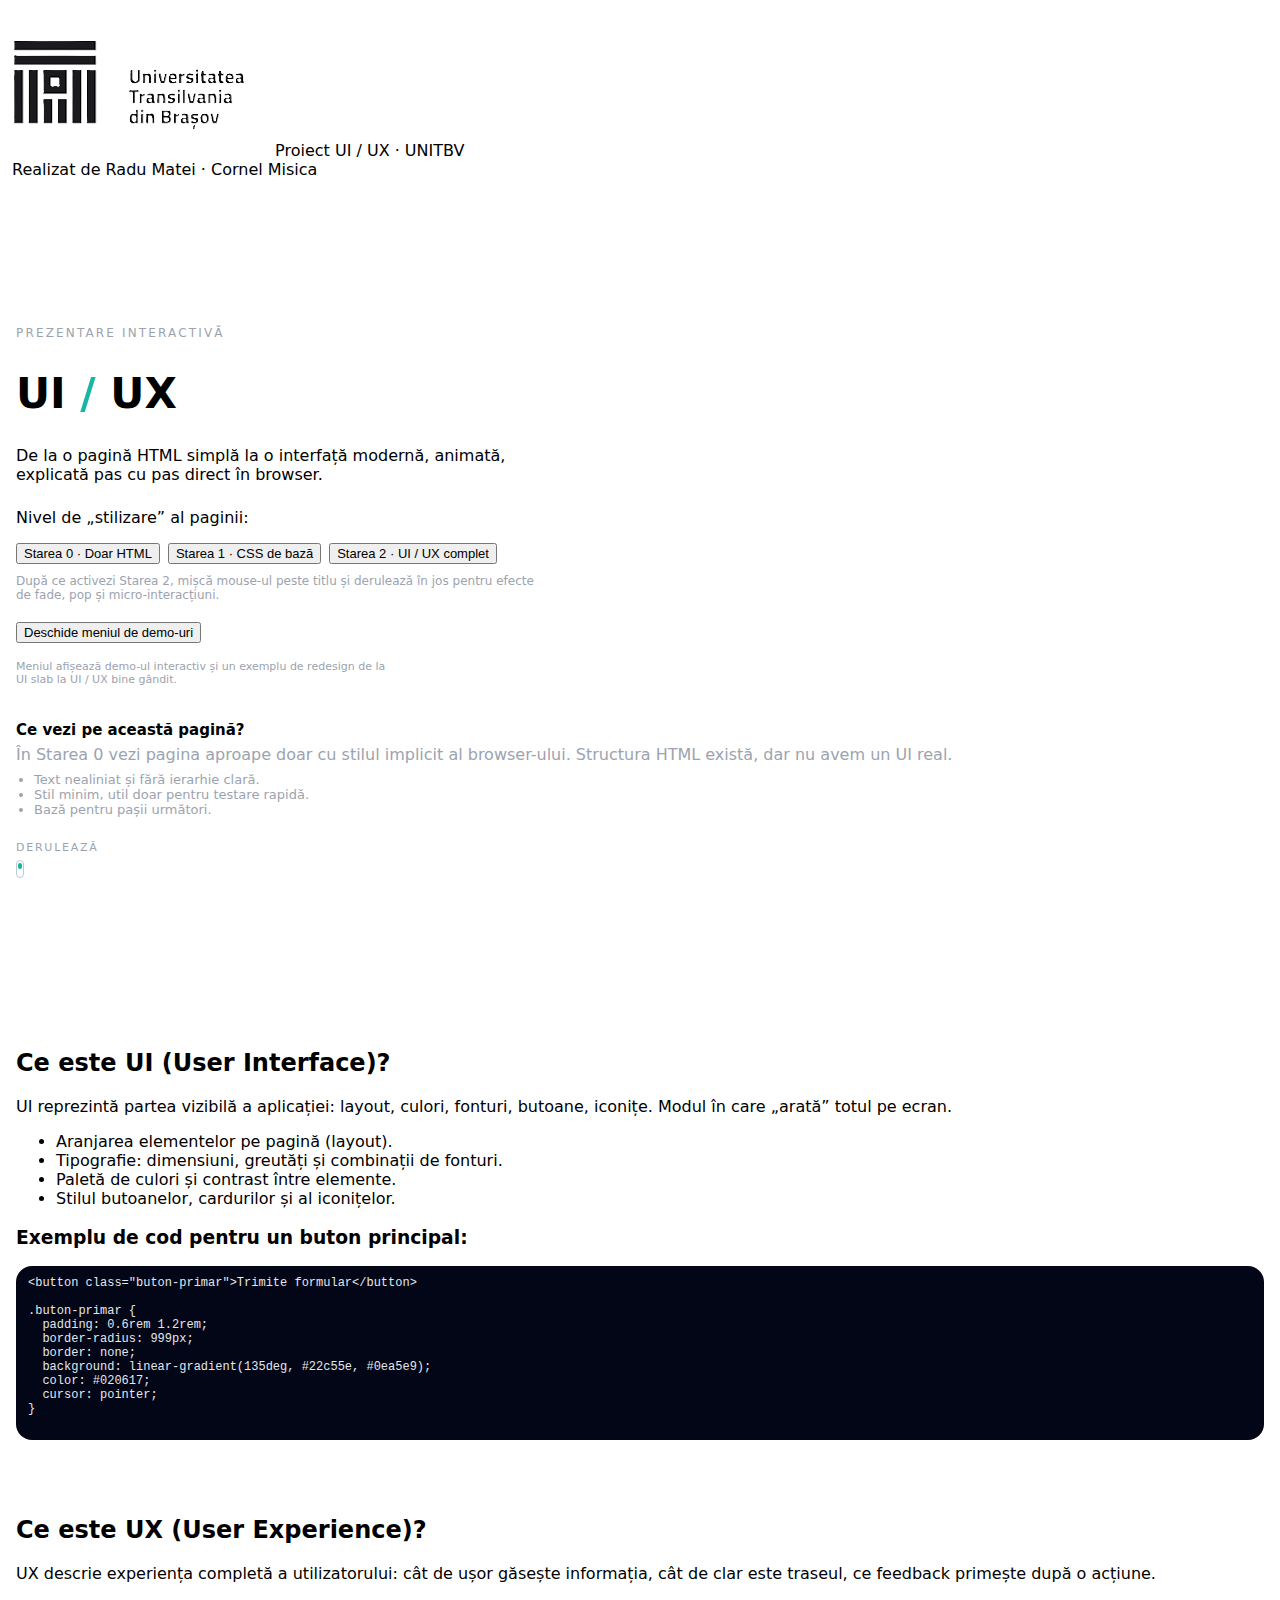
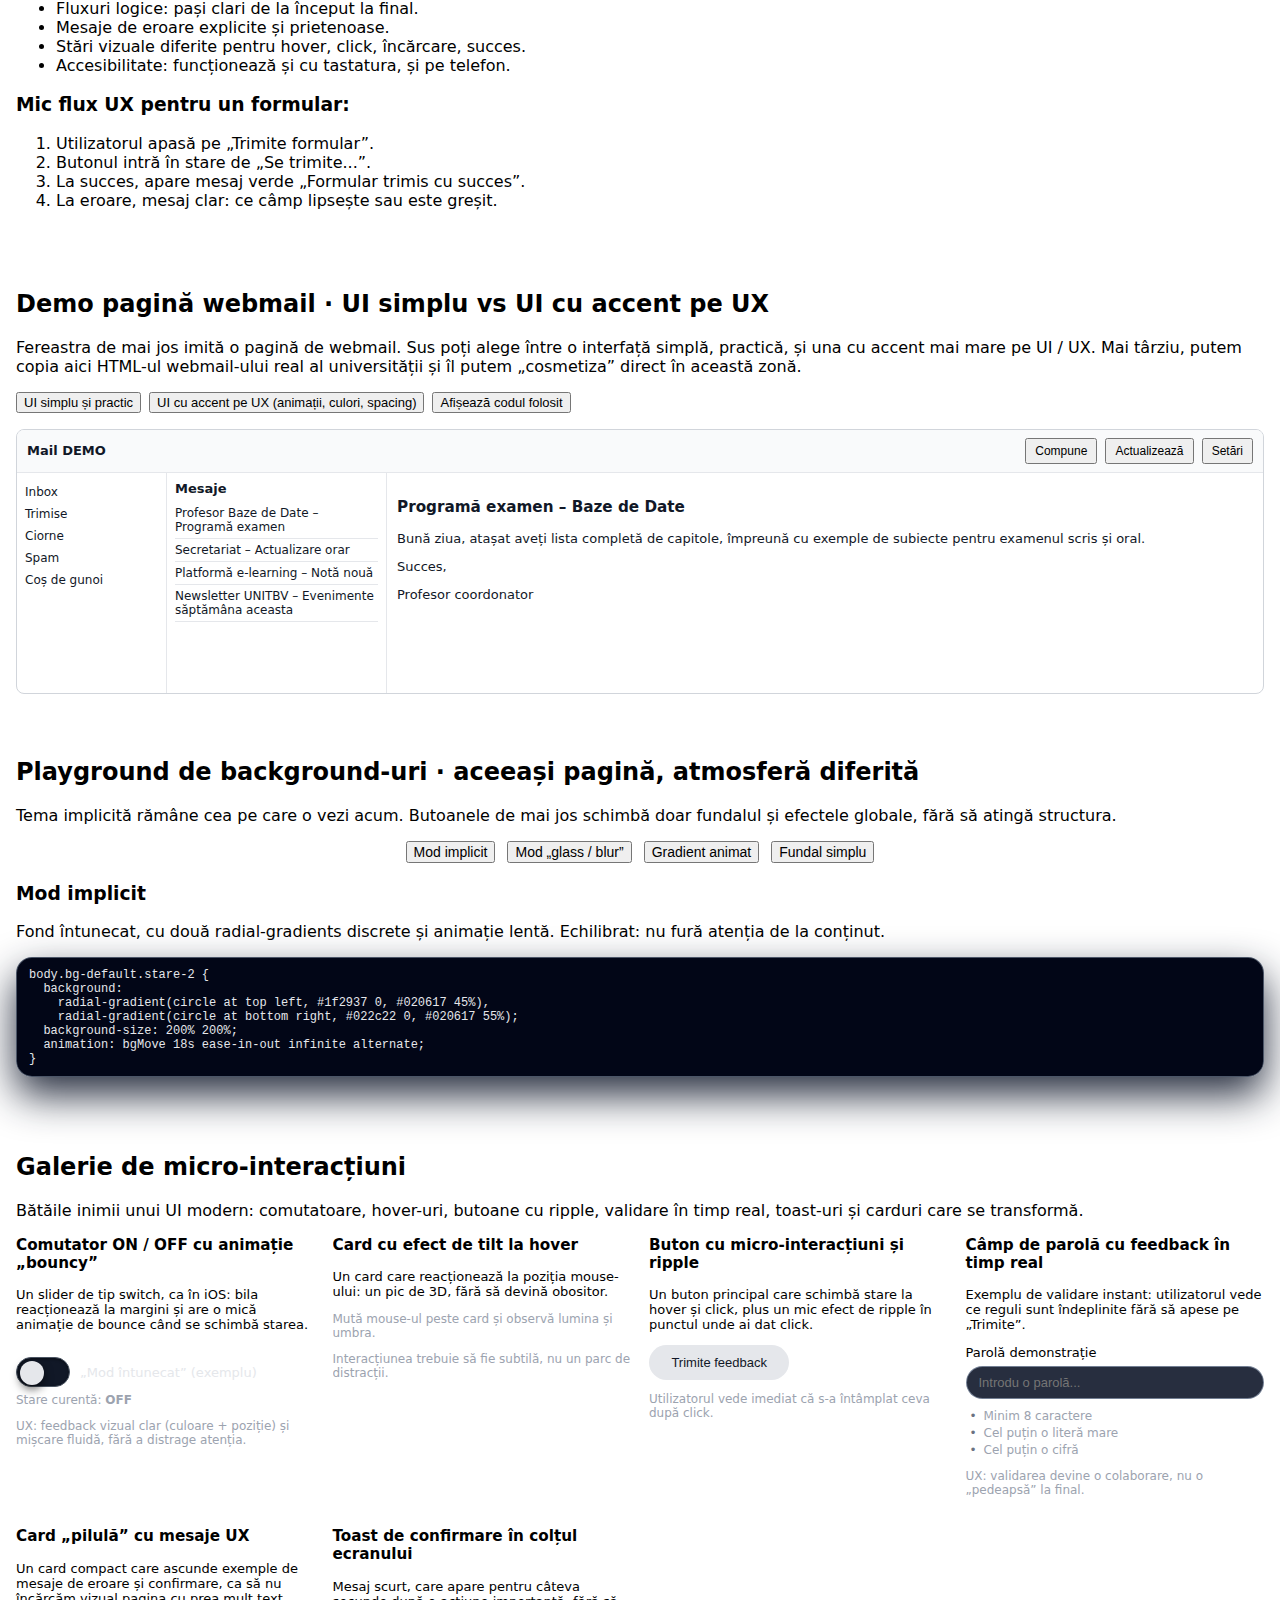
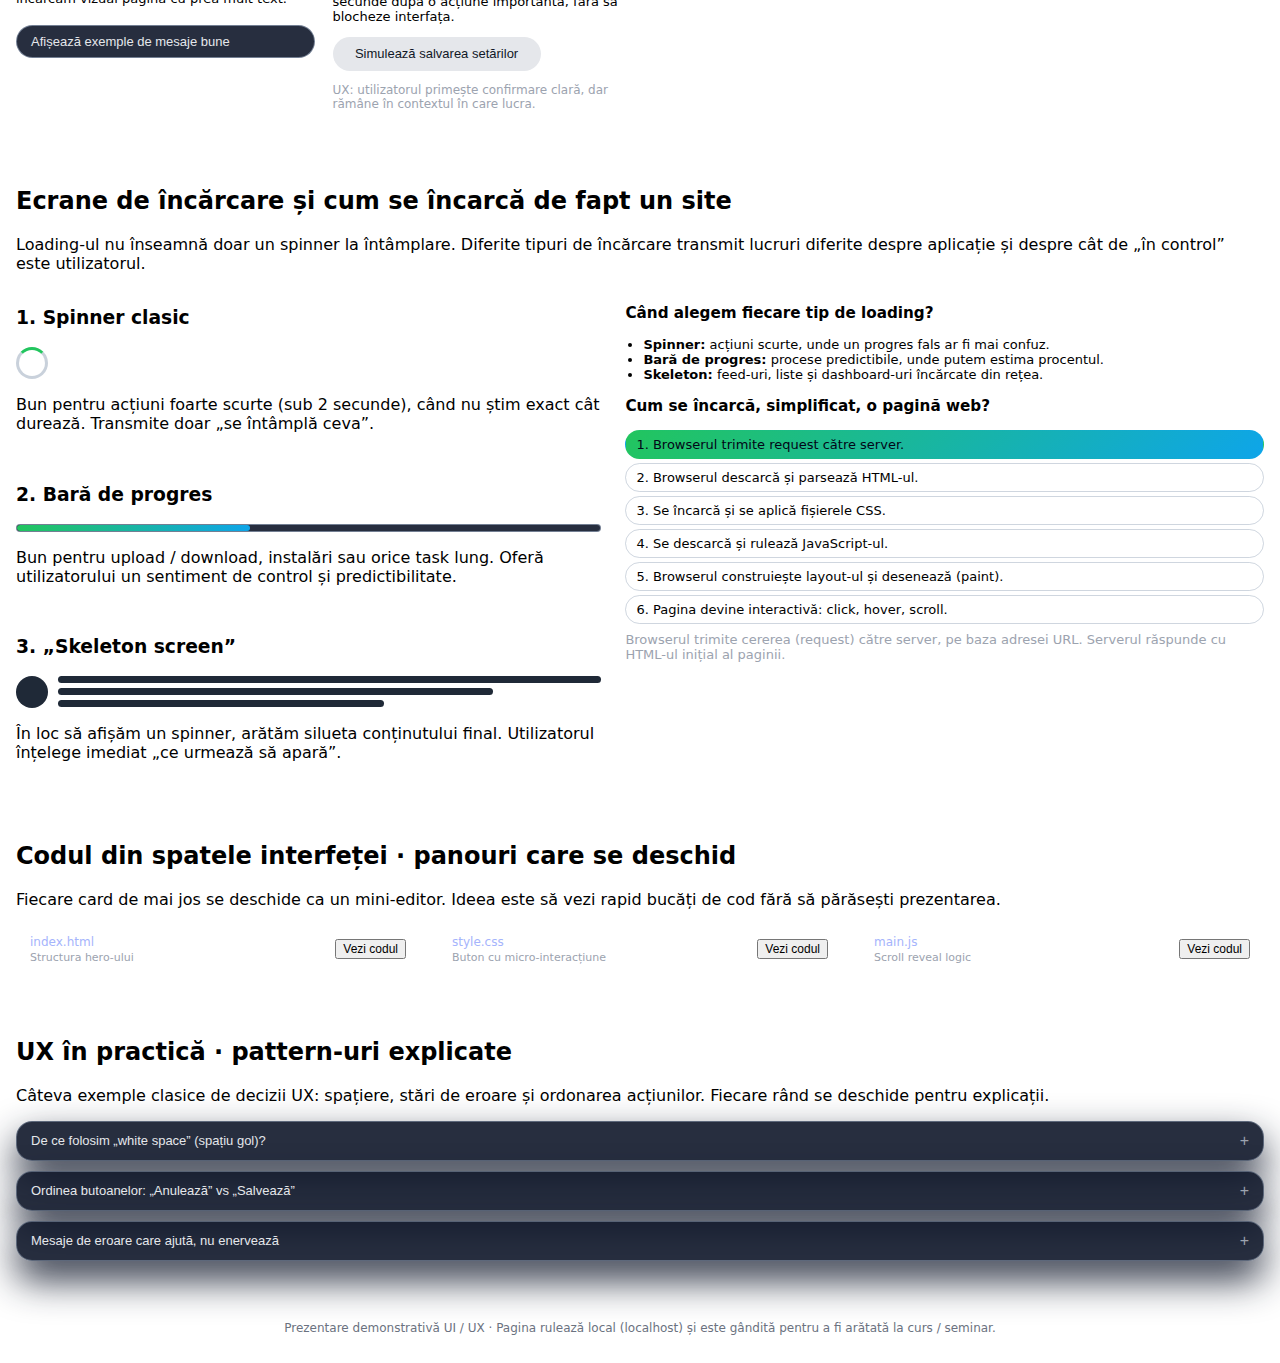
<file: index.html>
<!DOCTYPE html>
<html lang="ro">
<head>
  <meta charset="UTF-8" />
  <title>Prezentare UI / UX – UNITBV</title>
  <meta name="viewport" content="width=device-width, initial-scale=1.0" />
  <link rel="stylesheet" href="assets/css/style.css" />
</head>
<body class="stare-0 bg-default">
  <header class="site-header">
    <div class="header-left">
      <img src="assets/img/unitbv-logo.png" alt="Sigla UNITBV" class="unitbv-logo" />
      <span class="site-label">Proiect UI / UX · UNITBV</span>
    </div>
    <div class="header-right">
      <span class="authors-label">Realizat de</span>
      <span class="authors-names">Radu Matei · Cornel Misica</span>
    </div>
  </header>

  <main>
    <!-- HERO FULLSCREEN -->
    <section id="hero" class="hero">
      <div class="hero-inner">
        <p class="hero-eyebrow">Prezentare interactivă</p>
        <h1 id="hero-title" class="hero-title">
          UI<span class="hero-slash"> / </span>UX
        </h1>
        <p class="hero-subtitle">
          De la o pagină HTML simplă la o interfață modernă, animată,
          explicată pas cu pas direct în browser.
        </p>

        <div class="hero-controls">
          <p class="hero-controls-label">Nivel de „stilizare” al paginii:</p>
          <div class="hero-buttons">
            <button class="stage-btn" data-stage="0">Starea 0 · Doar HTML</button>
            <button class="stage-btn" data-stage="1">Starea 1 · CSS de bază</button>
            <button class="stage-btn" data-stage="2">Starea 2 · UI / UX complet</button>
          </div>
          <p class="hero-hint">
            După ce activezi Starea 2, mișcă mouse-ul peste titlu și derulează în jos
            pentru efecte de fade, pop și micro-interacțiuni.
          </p>

          <!-- BUTON MENIU DEMO-URI -->
          <div class="hero-lab-cta">
            <button
              type="button"
              class="hero-lab-btn"
              id="open-menu-btn"
            >
              Deschide meniul de demo-uri
            </button>
            <p class="hero-lab-hint">
              Meniul afișează demo-ul interactiv și un exemplu
              de redesign de la UI slab la UI / UX bine gândit.
            </p>
          </div>
        </div>
      </div>

      <aside id="hero-panel" class="hero-panel">
        <h2 class="panel-title">Ce vezi pe această pagină?</h2>
        <p class="panel-text" id="panel-text">
          În Starea 0 vezi doar structura HTML. În Starea 1 apar fonturile și layout-ul.
          În Starea 2 activăm tema completă, animațiile și efectele UI / UX.
        </p>
        <ul class="panel-list" id="panel-list">
          <li>Tot conținutul este în limba română.</li>
          <li>Stilul paginii se schimbă doar prin butoane.</li>
          <li>Restul prezentării este progresiv, la scroll.</li>
        </ul>
      </aside>

      <div class="scroll-indicator">
        <span>Derulează</span>
        <div class="scroll-dot"></div>
      </div>
    </section>

    <!-- SECTIUNE: CE ESTE UI -->
    <section class="section info-section reveal" id="sec-ui">
      <h2>Ce este UI (User Interface)?</h2>
      <p>
        UI reprezintă partea vizibilă a aplicației: layout, culori, fonturi,
        butoane, iconițe. Modul în care „arată” totul pe ecran.
      </p>
      <ul>
        <li>Aranjarea elementelor pe pagină (layout).</li>
        <li>Tipografie: dimensiuni, greutăți și combinații de fonturi.</li>
        <li>Paletă de culori și contrast între elemente.</li>
        <li>Stilul butoanelor, cardurilor și al iconițelor.</li>
      </ul>

      <h3>Exemplu de cod pentru un buton principal:</h3>
      <pre class="code">
&lt;button class="buton-primar"&gt;Trimite formular&lt;/button&gt;

.buton-primar {
  padding: 0.6rem 1.2rem;
  border-radius: 999px;
  border: none;
  background: linear-gradient(135deg, #22c55e, #0ea5e9);
  color: #020617;
  cursor: pointer;
}
      </pre>
    </section>

    <!-- SECTIUNE: CE ESTE UX -->
    <section class="section info-section reveal" id="sec-ux">
      <h2>Ce este UX (User Experience)?</h2>
      <p>
        UX descrie experiența completă a utilizatorului: cât de ușor găsește
        informația, cât de clar este traseul, ce feedback primește după o acțiune.
      </p>
      <ul>
        <li>Fluxuri logice: pași clari de la început la final.</li>
        <li>Mesaje de eroare explicite și prietenoase.</li>
        <li>Stări vizuale diferite pentru hover, click, încărcare, succes.</li>
        <li>Accesibilitate: funcționează și cu tastatura, și pe telefon.</li>
      </ul>

      <h3>Mic flux UX pentru un formular:</h3>
      <ol>
        <li>Utilizatorul apasă pe „Trimite formular”.</li>
        <li>Butonul intră în stare de „Se trimite...”.</li>
        <li>La succes, apare mesaj verde „Formular trimis cu succes”.</li>
        <li>La eroare, mesaj clar: ce câmp lipsește sau este greșit.</li>
      </ol>
    </section>

    <!-- SECTIUNE: DEMO WEBMAIL – UI SIMPLU vs UI CU UX -->
    <section class="section mail-demo-section reveal" id="sec-mail-demo">
      <header class="section-header">
        <h2>Demo pagină webmail · UI simplu vs UI cu accent pe UX</h2>
        <p>
          Fereastra de mai jos imită o pagină de webmail. Sus poți alege între o
          interfață simplă, practică, și una cu accent mai mare pe UI / UX.
          Mai târziu, putem copia aici HTML-ul webmail-ului real al universității
          și îl putem „cosmetiza” direct în această zonă.
        </p>
      </header>

      <div class="mail-controls">
        <button class="mail-style-btn aktiv" data-mail-style="simplu">
          UI simplu și practic
        </button>
        <button class="mail-style-btn" data-mail-style="ux">
          UI cu accent pe UX (animații, culori, spacing)
        </button>
        <button class="mail-code-toggle" id="mail-code-toggle">
          Afișează codul folosit
        </button>
      </div>

      <div id="mail-demo" class="mail-demo mail-ui-simplu">
        <div class="mail-header">
          <span class="mail-logo">Mail DEMO</span>
          <div class="mail-actions">
            <button>Compune</button>
            <button>Actualizează</button>
            <button>Setări</button>
          </div>
        </div>
        <div class="mail-body">
          <aside class="mail-sidebar">
            <ul>
              <li>Inbox</li>
              <li>Trimise</li>
              <li>Ciorne</li>
              <li>Spam</li>
              <li>Coș de gunoi</li>
            </ul>
          </aside>
          <section class="mail-list">
            <header>Mesaje</header>
            <ul>
              <li><span>Profesor Baze de Date</span> – Programă examen</li>
              <li><span>Secretariat</span> – Actualizare orar</li>
              <li><span>Platformă e-learning</span> – Notă nouă</li>
              <li><span>Newsletter UNITBV</span> – Evenimente săptămâna aceasta</li>
            </ul>
          </section>
          <section class="mail-preview">
            <h3>Programă examen – Baze de Date</h3>
            <p>
              Bună ziua, atașat aveți lista completă de capitole, împreună cu
              exemple de subiecte pentru examenul scris și oral.
            </p>
            <p>Succes,</p>
            <p>Profesor coordonator</p>
          </section>
        </div>
      </div>

      <div id="mail-code-panel" class="mail-code-panel hidden">
        <h3>Fragment CSS pentru diferența de UI</h3>
        <pre class="code code-vscode">
/* stil simplu, practic */
.mail-ui-simplu .mail-header button {
  background: #e5e7eb;
  color: #111827;
}

/* stil cu accent pe UX: gradient, umbre, animatii */
.mail-ui-ux .mail-header button {
  background: linear-gradient(135deg, #22c55e, #0ea5e9);
  color: #020617;
  border-radius: 999px;
  box-shadow: 0 10px 24px rgba(34, 197, 94, 0.55);
  transition: transform 0.14s ease-out;
}

.mail-ui-ux .mail-header button:hover {
  transform: translateY(-1px);
}
        </pre>
      </div>
    </section>

    <!-- SECTIUNE: BACKGROUND PLAYGROUND -->
    <section class="section bg-playground-section reveal" id="sec-backgrounds">
      <header class="section-header">
        <h2>Playground de background-uri · aceeași pagină, atmosferă diferită</h2>
        <p>
          Tema implicită rămâne cea pe care o vezi acum. Butoanele de mai jos
          schimbă doar fundalul și efectele globale, fără să atingă structura.
        </p>
      </header>

      <div class="bg-controls">
        <button class="bg-mode-btn aktiv" data-bg-mode="default">
          Mod implicit
        </button>
        <button class="bg-mode-btn" data-bg-mode="glass">
          Mod „glass / blur”
        </button>
        <button class="bg-mode-btn" data-bg-mode="gradient">
          Gradient animat
        </button>
        <button class="bg-mode-btn" data-bg-mode="plain">
          Fundal simplu
        </button>
      </div>

      <div class="bg-explain-card">
        <h3 id="bg-title">Mod implicit</h3>
        <p id="bg-text">
          Fundal întunecat, cu două radial-gradients discrete. Focusul rămâne
          pe conținut, animația este foarte lentă ca să nu deranjeze.
        </p>
        <pre class="code code-vscode" id="bg-code">
body.bg-default.stare-2 {
  background:
    radial-gradient(circle at top left, #1f2937 0, #020617 45%),
    radial-gradient(circle at bottom right, #022c22 0, #020617 55%);
  background-size: 200% 200%;
  animation: bgMove 18s ease-in-out infinite alternate;
}
        </pre>
      </div>
    </section>

    <!-- SECTIUNE: INTERACTIONS GALLERY -->
    <section class="section interactions-section reveal" id="sec-interactions">
      <header class="section-header">
        <h2>Galerie de micro-interacțiuni</h2>
        <p>
          Bătăile inimii unui UI modern: comutatoare, hover-uri, butoane cu ripple,
          validare în timp real, toast-uri și carduri care se transformă.
        </p>
      </header>

      <div class="interaction-grid">
        <!-- CARD 1: TOGGLE ON/OFF iOS STYLE -->
        <article class="interaction-card">
          <h3>Comutator ON / OFF cu animație „bouncy”</h3>
          <p>
            Un slider de tip switch, ca în iOS: bila reacționează la margini și
            are o mică animație de bounce când se schimbă starea.
          </p>
          <label class="toggle">
            <input type="checkbox" id="demo-toggle" />
            <span class="toggle-track">
              <span class="toggle-thumb"></span>
            </span>
            <span class="toggle-label">„Mod întunecat” (exemplu)</span>
          </label>
          <div class="toggle-status" id="toggle-status">
            Stare curentă: <strong>OFF</strong>
          </div>
          <p class="interaction-note">
            UX: feedback vizual clar (culoare + poziție) și mișcare fluidă,
            fără a distrage atenția.
          </p>
        </article>

        <!-- CARD 2: HOVER CARD -->
        <article class="interaction-card hover-tilt-card">
          <h3>Card cu efect de tilt la hover</h3>
          <p>
            Un card care reacționează la poziția mouse-ului: un pic de 3D, fără
            să devină obositor.
          </p>
          <div class="tilt-demo">
            Mută mouse-ul peste card și observă lumina și umbra.
          </div>
          <p class="interaction-note">
            Interacțiunea trebuie să fie subtilă, nu un parc de distracții.
          </p>
        </article>

        <!-- CARD 3: MICRO-BUTTONS -->
        <article class="interaction-card">
          <h3>Buton cu micro-interacțiuni și ripple</h3>
          <p>
            Un buton principal care schimbă stare la hover și click, plus un mic
            efect de ripple în punctul unde ai dat click.
          </p>
          <button class="micro-btn" id="micro-btn">
            Trimite feedback
            <span class="micro-ripple" aria-hidden="true"></span>
          </button>
          <p class="interaction-note">
            Utilizatorul vede imediat că s-a întâmplat ceva după click.
          </p>
        </article>

        <!-- CARD 4: VALIDARE LIVE PAROLĂ -->
        <article class="interaction-card form-validation-card">
          <h3>Câmp de parolă cu feedback în timp real</h3>
          <p>
            Exemplu de validare instant: utilizatorul vede ce reguli sunt
            îndeplinite fără să apese pe „Trimite”.
          </p>
          <label class="inline-label">
            <span>Parolă demonstrație</span>
            <input
              type="password"
              id="demo-password"
              placeholder="Introdu o parolă..."
              autocomplete="off"
            />
          </label>
          <ul class="password-hints" id="password-hints">
            <li data-rule="length">Minim 8 caractere</li>
            <li data-rule="uppercase">Cel puțin o literă mare</li>
            <li data-rule="digit">Cel puțin o cifră</li>
          </ul>
          <p class="interaction-note">
            UX: validarea devine o colaborare, nu o „pedeapsă” la final.
          </p>
        </article>

        <!-- CARD 5: CARD „PILULĂ” PENTRU MESAJE UX -->
        <article class="interaction-card expandable-pill-card" id="expandable-pill">
          <h3>Card „pilulă” cu mesaje UX</h3>
          <p>
            Un card compact care ascunde exemple de mesaje de eroare și confirmare,
            ca să nu încărcăm vizual pagina cu prea mult text.
          </p>
          <button class="pill-header" id="pill-toggle">
            Afișează exemple de mesaje bune
          </button>
          <div class="pill-body">
            <p>
              Un mesaj bun de eroare spune clar ce s-a întâmplat, unde este problema
              și ce poate face utilizatorul mai departe.
            </p>
            <p>
              Exemplu: „Parola este prea scurtă. Adaugă încă minimum 2 caractere și
              cel puțin o literă mare.” – concret, politicos și orientat spre soluție.
            </p>
            <p>
              La confirmare, un mesaj scurt de tipul „Setările au fost salvate” este
              suficient, eventual însoțit de un mic toast neintruziv.
            </p>
          </div>
        </article>

        <!-- CARD 6: TOAST NOTIFICATION -->
        <article class="interaction-card toast-card">
          <h3>Toast de confirmare în colțul ecranului</h3>
          <p>
            Mesaj scurt, care apare pentru câteva secunde după o acțiune
            importantă, fără să blocheze interfața.
          </p>
          <button class="micro-btn secondary" id="toast-btn">
            Simulează salvarea setărilor
          </button>
          <p class="interaction-note">
            UX: utilizatorul primește confirmare clară, dar rămâne în contextul
            în care lucra.
          </p>
        </article>
      </div>
    </section>

    <!-- TOAST REAL, FIXED -->
    <div class="ui-toast" id="ui-toast" aria-live="polite">
      <span>Setările au fost salvate. Acesta este un exemplu de toast.</span>
    </div>

    <!-- SECTIUNE: LOADING & PAGE LOAD -->
    <section class="section loading-section reveal" id="sec-loading">
      <header class="section-header">
        <h2>Ecrane de încărcare și cum se încarcă de fapt un site</h2>
        <p>
          Loading-ul nu înseamnă doar un spinner la întâmplare. Diferite tipuri
          de încărcare transmit lucruri diferite despre aplicație și despre
          cât de „în control” este utilizatorul.
        </p>
      </header>

      <div class="loading-layout">
        <div class="loading-demos">
          <article class="loading-card">
            <h3>1. Spinner clasic</h3>
            <div class="loader-spinner"></div>
            <p>
              Bun pentru acțiuni foarte scurte (sub 2 secunde), când nu știm
              exact cât durează. Transmite doar „se întâmplă ceva”.
            </p>
          </article>

          <article class="loading-card">
            <h3>2. Bară de progres</h3>
            <div class="loader-bar">
              <div class="loader-bar-inner"></div>
            </div>
            <p>
              Bun pentru upload / download, instalări sau orice task lung.
              Oferă utilizatorului un sentiment de control și predictibilitate.
            </p>
          </article>

          <article class="loading-card">
            <h3>3. „Skeleton screen”</h3>
            <div class="loader-skeleton">
              <div class="skeleton-avatar"></div>
              <div class="skeleton-lines">
                <span></span>
                <span></span>
                <span></span>
              </div>
            </div>
            <p>
              În loc să afișăm un spinner, arătăm silueta conținutului final.
              Utilizatorul înțelege imediat „ce urmează să apară”.
            </p>
          </article>
        </div>

        <div class="loading-explain">
          <h3>Când alegem fiecare tip de loading?</h3>
          <ul class="loading-usage">
            <li><strong>Spinner:</strong> acțiuni scurte, unde un progres fals ar fi mai confuz.</li>
            <li><strong>Bară de progres:</strong> procese predictibile, unde putem estima procentul.</li>
            <li><strong>Skeleton:</strong> feed-uri, liste și dashboard-uri încărcate din rețea.</li>
          </ul>

          <h3>Cum se încarcă, simplificat, o pagină web?</h3>
          <ol class="page-load-steps">
            <li data-page-step="request" class="active">1. Browserul trimite request către server.</li>
            <li data-page-step="html">2. Browserul descarcă și parsează HTML-ul.</li>
            <li data-page-step="css">3. Se încarcă și se aplică fișierele CSS.</li>
            <li data-page-step="js">4. Se descarcă și rulează JavaScript-ul.</li>
            <li data-page-step="render">5. Browserul construiește layout-ul și desenează (paint).</li>
            <li data-page-step="interactive">6. Pagina devine interactivă: click, hover, scroll.</li>
          </ol>
          <div class="page-load-detail" id="page-load-detail">
            Browserul trimite cererea (request) către server, pe baza adresei URL.
            Serverul răspunde cu HTML-ul inițial al paginii.
          </div>
        </div>
      </div>
    </section>

    <!-- SECTIUNE: CODE TILES (EXPANDABILE, TIP VS CODE) -->
    <section class="section code-tiles-section reveal" id="sec-code-tiles">
      <header class="section-header">
        <h2>Codul din spatele interfeței · panouri care se deschid</h2>
        <p>
          Fiecare card de mai jos se deschide ca un mini-editor. Ideea este să
          vezi rapid bucăți de cod fără să părăsești prezentarea.
        </p>
      </header>

      <div class="code-tile-grid">
        <!-- TILE 1: HTML STRUCTURE -->
        <article class="code-tile">
          <header class="code-tile-header">
            <div class="code-tile-meta">
              <span class="code-tile-file">index.html</span>
              <span class="code-tile-label">Structura hero-ului</span>
            </div>
            <button class="code-tile-toggle">
              Vezi codul
            </button>
          </header>
          <div class="code-tile-body">
            <pre class="code code-vscode">
&lt;section id="hero" class="hero"&gt;
  &lt;div class="hero-inner"&gt;
    &lt;h1 class="hero-title"&gt;UI / UX&lt;/h1&gt;
    &lt;p class="hero-subtitle"&gt;
      De la HTML simplu la interfață animată.
    &lt;/p&gt;
  &lt;/div&gt;
&lt;/section&gt;
            </pre>
          </div>
        </article>

        <!-- TILE 2: CSS MICRO-INTERACTION -->
        <article class="code-tile">
          <header class="code-tile-header">
            <div class="code-tile-meta">
              <span class="code-tile-file">style.css</span>
              <span class="code-tile-label">Buton cu micro-interacțiune</span>
            </div>
            <button class="code-tile-toggle">
              Vezi codul
            </button>
          </header>
          <div class="code-tile-body">
            <pre class="code code-vscode">
.micro-btn {
  position: relative;
  overflow: hidden;
  border-radius: 999px;
  background: linear-gradient(135deg, #22c55e, #0ea5e9);
  color: #020617;
  padding: 0.6rem 1.4rem;
  border: none;
  cursor: pointer;
  box-shadow: 0 14px 26px rgba(34, 197, 94, 0.55);
  transition: transform 0.15s ease-out, box-shadow 0.15s ease-out;
}

.micro-btn:active {
  transform: translateY(1px) scale(0.99);
  box-shadow: 0 10px 18px rgba(34, 197, 94, 0.5);
}
            </pre>
          </div>
        </article>

        <!-- TILE 3: JS SCROLL REVEAL -->
        <article class="code-tile">
          <header class="code-tile-header">
            <div class="code-tile-meta">
              <span class="code-tile-file">main.js</span>
              <span class="code-tile-label">Scroll reveal logic</span>
            </div>
            <button class="code-tile-toggle">
              Vezi codul
            </button>
          </header>
          <div class="code-tile-body">
            <pre class="code code-vscode">
const items = document.querySelectorAll(".reveal");
const obs = new IntersectionObserver((entries) =&gt; {
  entries.forEach((entry) =&gt; {
    if (entry.isIntersecting &amp;&amp; body.classList.contains("stare-2")) {
      entry.target.classList.add("vizibil");
      obs.unobserve(entry.target);
    }
  });
}, { threshold: 0.2 });

items.forEach((el) =&gt; obs.observe(el));
            </pre>
          </div>
        </article>
      </div>
    </section>

    <!-- SECTIUNE: UX PATTERNS – ACCORDION EXPANDABIL -->
    <section class="section ux-patterns-section reveal" id="sec-ux-patterns">
      <header class="section-header">
        <h2>UX în practică · pattern-uri explicate</h2>
        <p>
          Câteva exemple clasice de decizii UX: spațiere, stări de eroare și
          ordonarea acțiunilor. Fiecare rând se deschide pentru explicații.
        </p>
      </header>

      <div class="ux-accordion">
        <article class="ux-accordion-item">
          <button class="ux-accordion-header">
            <span>De ce folosim „white space” (spațiu gol)?</span>
            <span class="ux-accordion-icon">+</span>
          </button>
          <div class="ux-accordion-body">
            <p>
              Spațiul gol nu este „spațiu irosit”, ci un instrument de organizare.
              Ajută creierul să grupeze informația, crește lizibilitatea textului și
              ghidează privirea către elementele importante (call to action, titluri).
              Un ecran fără white space pare obositor, chiar dacă are același conținut.
            </p>
          </div>
        </article>

        <article class="ux-accordion-item">
          <button class="ux-accordion-header">
            <span>Ordinea butoanelor: „Anulează” vs „Salvează”</span>
            <span class="ux-accordion-icon">+</span>
          </button>
          <div class="ux-accordion-body">
            <p>
              În mod obișnuit, acțiunea principală („Salvează”) este plasată
              în dreapta, colorată, iar acțiunea secundară („Anulează”) este
              mai discretă. Astfel reducem riscul de a apăsa din greșeală
              butonul greșit și facem traseul implicit mai sigur.
            </p>
          </div>
        </article>

        <article class="ux-accordion-item">
          <button class="ux-accordion-header">
            <span>Mesaje de eroare care ajută, nu enervează</span>
            <span class="ux-accordion-icon">+</span>
          </button>
          <div class="ux-accordion-body">
            <p>
              Mesajele gen „Eroare 400” sunt utile doar pentru dezvoltatori.
              Din perspectivă UX, un mesaj bun spune trei lucruri: ce s-a întâmplat,
              unde s-a întâmplat și ce poate face utilizatorul mai departe.
              Exemplu: „Parola este prea scurtă. Trebuie să aibă minim 8 caractere
              și o literă mare.” Limbaj clar, specific și orientat spre soluție.
            </p>
          </div>
        </article>
      </div>
    </section>
  </main>

  <footer class="site-footer">
    <p>
      Prezentare demonstrativă UI / UX · Pagina rulează local (localhost) și
      este gândită pentru a fi arătată la curs / seminar.
    </p>
  </footer>

  <!-- MENIU OVERLAY DEMO-URI -->
  <div class="menu-overlay" id="menu-overlay" aria-hidden="true">
    <div
      class="menu-panel"
      id="menu-panel"
      role="dialog"
      aria-modal="true"
      aria-labelledby="menu-panel-title"
    >
      <header class="menu-panel-header">
        <button
          type="button"
          class="menu-close-btn menu-close-left"
          id="menu-close-left"
          aria-label="Închide meniul"
        >
          ←
        </button>
        <span class="menu-panel-title" id="menu-panel-title">
          Alege demo-ul
        </span>
        <button
          type="button"
          class="menu-close-btn menu-close-right"
          id="menu-close-right"
          aria-label="Închide meniul"
        >
          ✕
        </button>
      </header>
      <div class="menu-panel-body">
        <p class="menu-panel-text">
          Poți sări direct în demo-uri mai complexe fără să părăsești prezentarea principală.
        </p>
        <div class="menu-panel-actions">
          <button
            type="button"
            class="menu-link-btn"
            data-target="lab"
          >
            Demo interactiv (UI / UX & animații)
          </button>
          <button
            type="button"
            class="menu-link-btn"
            data-target="redesign"
          >
            Redesign UI slab → UI / UX bun (pas cu pas)
          </button>
        </div>
        <p class="menu-panel-note">
          Demo-urile se deschid în pagini separate: una pentru exemple variate de UI / UX,
          alta pentru transformarea unei interfețe „urâte” într-una utilizabilă.
        </p>
      </div>
    </div>
  </div>

  <script src="assets/js/main.js" defer></script>
</body>
</html>
</file>
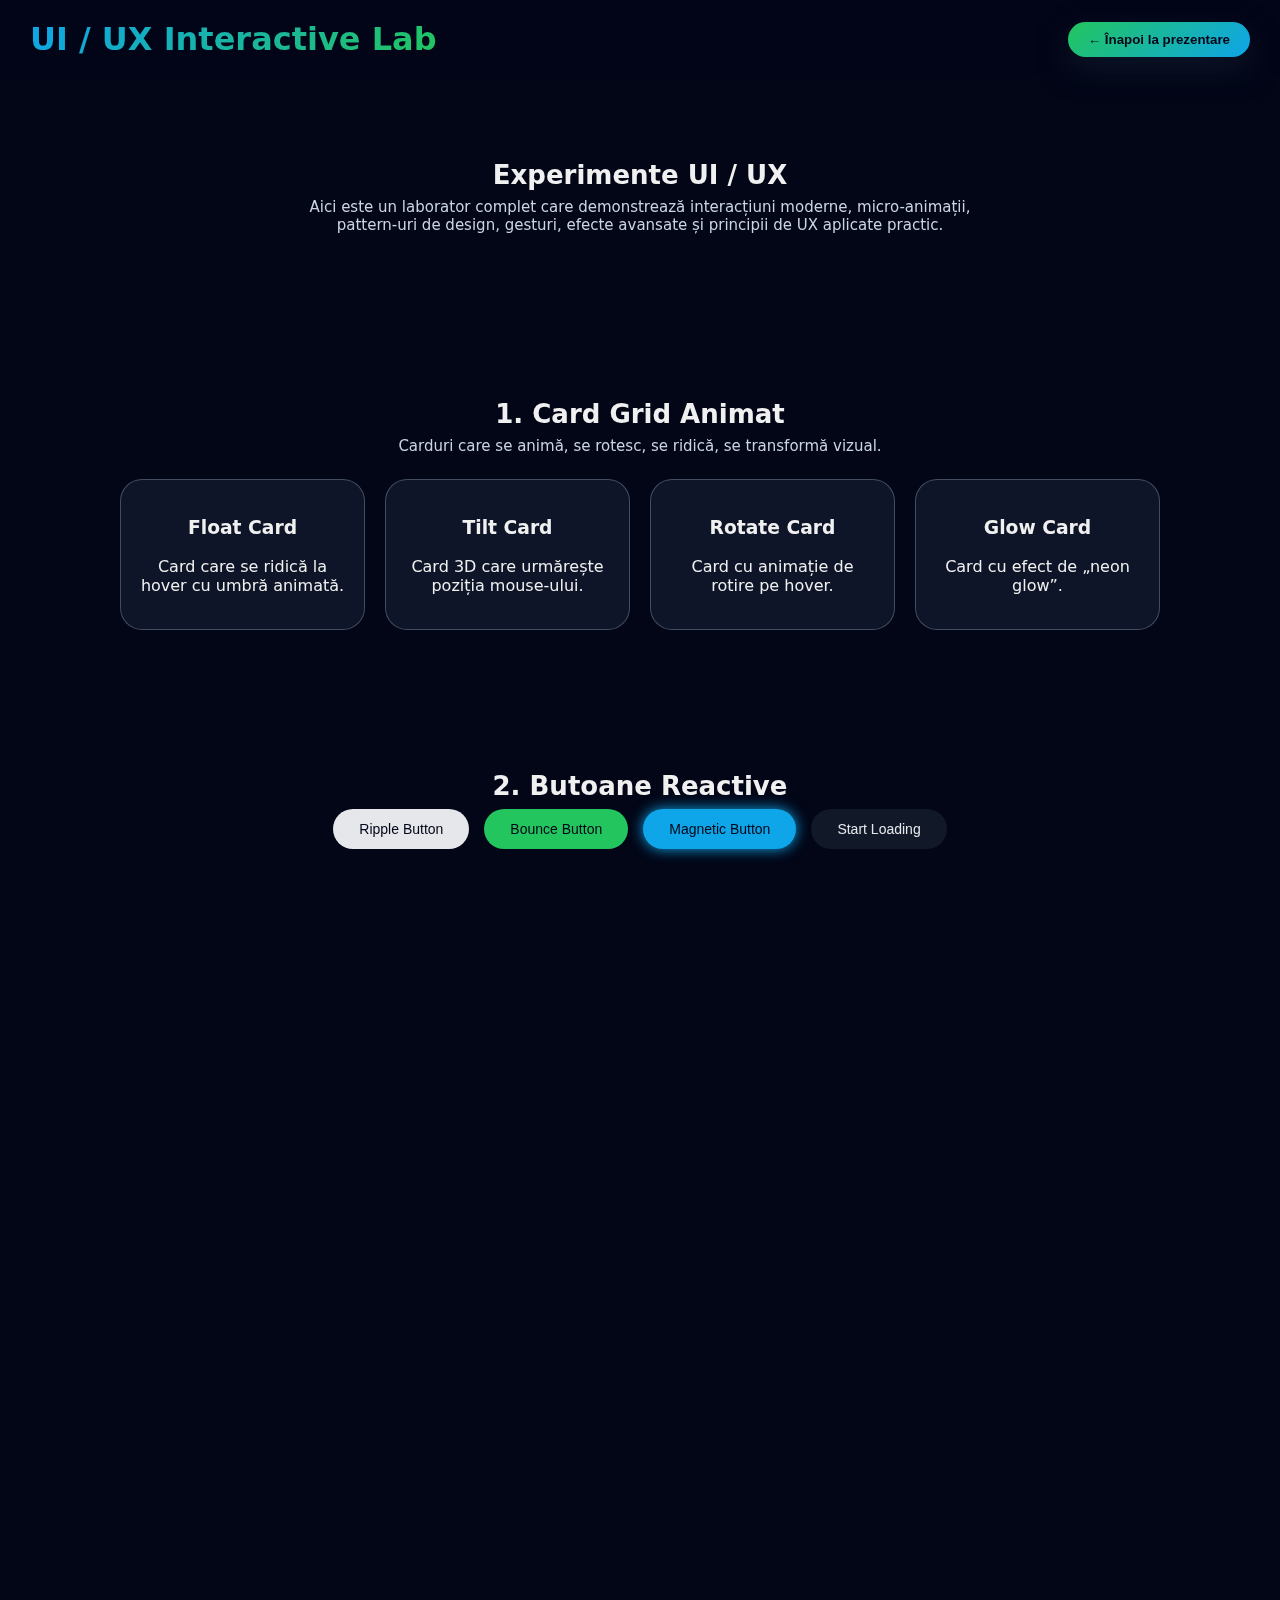
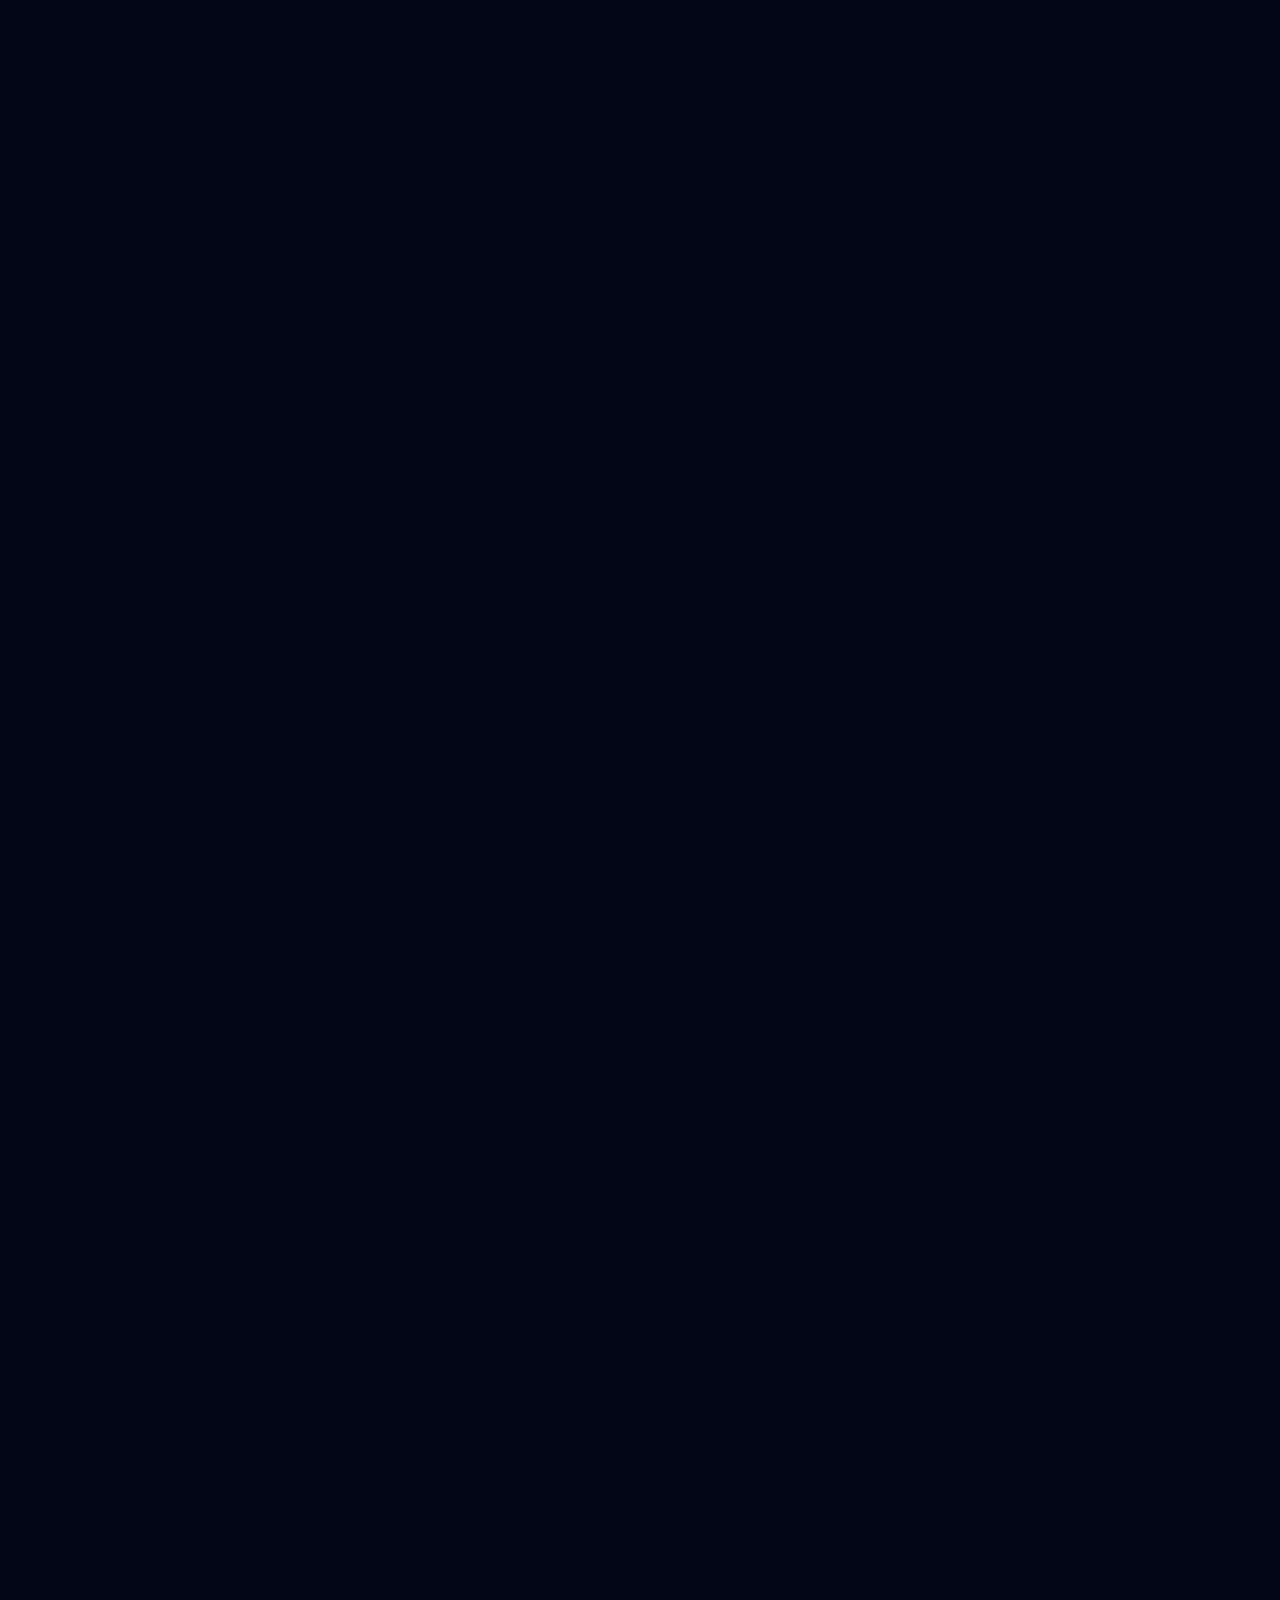
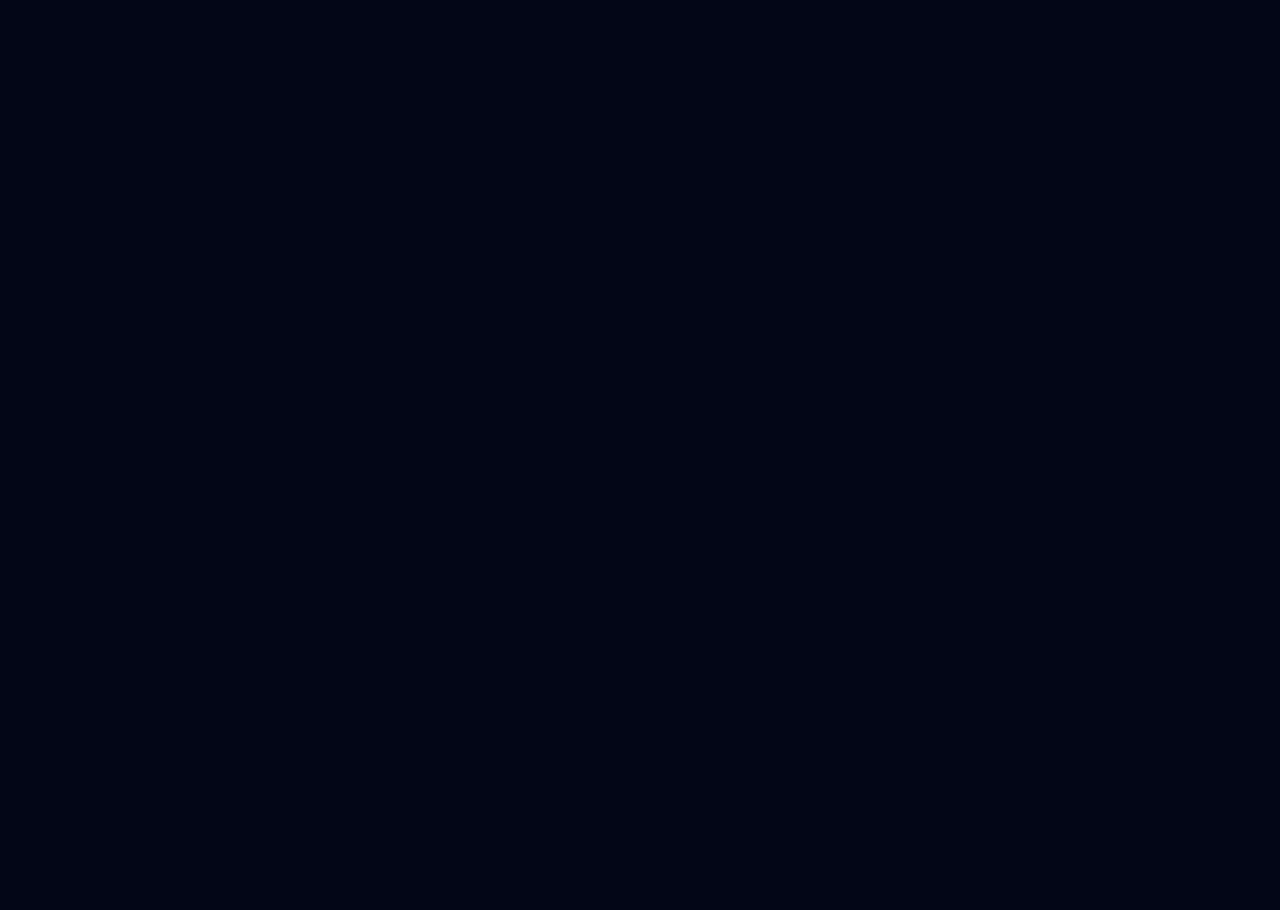
<file: lab.html>
<!DOCTYPE html>
<html lang="ro">
<head>
  <meta charset="UTF-8">
  <title>Laborator Interactiv UI/UX</title>
  <meta name="viewport" content="width=device-width, initial-scale=1.0">
  <!-- IMPORTANT: folosește folderul existent -->
  <link rel="stylesheet" href="assets/css/lab.css">
</head>
<body>

  <!-- SCROLL PROGRESS BAR -->
  <div id="scroll-progress"></div>

  <!-- ANIMATED WAVES BACKGROUND -->
  <div id="waves"></div>
  <div id="waves2"></div>

  <!-- FIXED HEADER -->
  <header class="lab-header">
    <h1 class="lab-title reveal">UI / UX Interactive Lab</h1>
    <button id="back-btn" class="back-btn">← Înapoi la prezentare</button>
  </header>

  <!-- MAIN CONTENT -->
  <main>

    <!-- SECTION: INTRO -->
    <section class="section reveal">
      <h2 class="section-title">Experimente UI / UX</h2>
      <p class="section-desc">
        Aici este un laborator complet care demonstrează interacțiuni moderne,
        micro-animații, pattern-uri de design, gesturi, efecte avansate și
        principii de UX aplicate practic.
      </p>
    </section>

    <!-- SECTION A: CARD GRID -->
    <section class="section reveal">
      <h2 class="section-title">1. Card Grid Animat</h2>
      <p class="section-desc">
        Carduri care se animă, se rotesc, se ridică, se transformă vizual.
      </p>

      <div class="card-grid">

        <div class="ui-card float-card">
          <h3>Float Card</h3>
          <p>Card care se ridică la hover cu umbră animată.</p>
        </div>

        <div class="ui-card tilt-card">
          <h3>Tilt Card</h3>
          <p>Card 3D care urmărește poziția mouse-ului.</p>
        </div>

        <div class="ui-card rotate-card">
          <h3>Rotate Card</h3>
          <p>Card cu animație de rotire pe hover.</p>
        </div>

        <div class="ui-card glow-card">
          <h3>Glow Card</h3>
          <p>Card cu efect de „neon glow”.</p>
        </div>

      </div>
    </section>

    <!-- SECTION B: INTERACTIVE BUTTONS -->
    <section class="section reveal">
      <h2 class="section-title">2. Butoane Reactive</h2>

      <div class="button-row">
        <button class="btn ripple-btn">Ripple Button</button>
        <button class="btn bounce-btn">Bounce Button</button>
        <button class="btn neon-btn magnetic-btn">Magnetic Button</button>
        <button class="btn progress-btn" id="progress-btn">
          Start Loading
          <span class="progress-fill"></span>
        </button>
      </div>
    </section>

    <!-- SECTION C: EXPANDABLE ELEMENTS -->
    <section class="section reveal">
      <h2 class="section-title">3. Elemente Expandabile</h2>

      <div class="accordion-item">
        <button class="accordion-header">Ce este un „hover state”?</button>
        <div class="accordion-body">
          <p>
            Starea în care un element își schimbă forma / culoarea când treci cu
            mouse-ul peste el. Transmite că elementul este interactiv.
          </p>
        </div>
      </div>

      <div class="accordion-item">
        <button class="accordion-header">Ce este „micro-interaction”?</button>
        <div class="accordion-body">
          <p>
            Orice mică animație care răspunde acțiunilor utilizatorului: hover,
            click, scroll. Ajută la orientare și face UI-ul „viu”.
          </p>
        </div>
      </div>

      <div class="accordion-item">
        <button class="accordion-header">De ce folosim spațiere mare?</button>
        <div class="accordion-body">
          <p>
            Spațiul alb reduce stresul vizual, separă elementele și crește
            lizibilitatea.
          </p>
        </div>
      </div>

    </section>

    <!-- SECTION D: LIVE INPUT INTERACTIONS -->
    <section class="section reveal">
      <h2 class="section-title">4. Formulare Interactive</h2>

      <!-- INPUT CU GLOW + PREVIEW ANIMAT -->
      <div class="form-demo">
        <label>Nume complet</label>
        <div class="input-shell">
          <input type="text" id="name-input" placeholder="Tastează ceva...">
          <span class="input-glow"></span>
        </div>
        <p class="live-preview" id="name-preview"></p>
      </div>

      <!-- TASTATURĂ DIGITALĂ LEGATĂ DE NUME -->
      <div class="form-demo">
        <label>Tastatură digitală</label>
        <div class="keyboard-wrapper">
          <div class="keyboard-row">
            <button class="vk-key" data-key="q">Q</button>
            <button class="vk-key" data-key="w">W</button>
            <button class="vk-key" data-key="e">E</button>
            <button class="vk-key" data-key="r">R</button>
            <button class="vk-key" data-key="t">T</button>
            <button class="vk-key" data-key="y">Y</button>
            <button class="vk-key" data-key="u">U</button>
            <button class="vk-key" data-key="i">I</button>
            <button class="vk-key" data-key="o">O</button>
            <button class="vk-key" data-key="p">P</button>
          </div>
          <div class="keyboard-row">
            <button class="vk-key" data-key="a">A</button>
            <button class="vk-key" data-key="s">S</button>
            <button class="vk-key" data-key="d">D</button>
            <button class="vk-key" data-key="f">F</button>
            <button class="vk-key" data-key="g">G</button>
            <button class="vk-key" data-key="h">H</button>
            <button class="vk-key" data-key="j">J</button>
            <button class="vk-key" data-key="k">K</button>
            <button class="vk-key" data-key="l">L</button>
          </div>
          <div class="keyboard-row">
            <button class="vk-key" data-key="z">Z</button>
            <button class="vk-key" data-key="x">X</button>
            <button class="vk-key" data-key="c">C</button>
            <button class="vk-key" data-key="v">V</button>
            <button class="vk-key" data-key="b">B</button>
            <button class="vk-key" data-key="n">N</button>
            <button class="vk-key" data-key="m">M</button>
            <button class="vk-key wide" data-key="backspace">⌫</button>
          </div>
          <div class="keyboard-row">
            <button class="vk-key extra-wide" data-key="space">Spațiu</button>
          </div>
        </div>
        <p class="keyboard-hint">
          Poți scrie fie de la tastatură, fie apăsând butoanele. Tastele se aprind când tastezi.
        </p>
      </div>

      <!-- SLIDER ANIMAT -->
      <div class="form-demo">
        <label>Slider animat</label>
        <input type="range" id="slider" min="0" max="100" value="50">
        <p class="live-preview" id="slider-value"></p>
      </div>

    </section>

    <!-- SECTION E: PARALLAX DEMO (o singură serie de linii) -->
    <section class="section reveal">
      <h2 class="section-title">5. Parallax Scroll</h2>

      <div class="parallax-box">
        <div class="parallax-viewport">
          <!-- un singur layer cu linii -->
          <div class="parallax-layer parallax-lines" data-speed="1"></div>
        </div>

        <div class="parallax-label">Scroll în această zonă</div>
      </div>

      <p class="section-desc">
        Stratul cu linii se mișcă puternic în funcție de poziția secțiunii în fereastră.
      </p>
    </section>

    <!-- SECTION F: RANDOMIZED PARTICLE ANIMATION -->
    <section class="section reveal">
      <h2 class="section-title">6. Particule Interactive</h2>

      <canvas id="particle-canvas"></canvas>
      <p class="section-desc">Mișcă mouse-ul prin canvas pentru a influența particulele.</p>
    </section>

    <!-- SECTION G: BIG MOUSE-TRAIL WINDOW -->
    <section class="section reveal">
      <h2 class="section-title">7. Mouse Trail Playground</h2>
      <p class="section-desc">
        Zonă dedicată unde cursorul lasă în urmă un pattern animat. Efectul
        este limitat strict la fereastra de mai jos.
      </p>

      <div id="mouse-playground" class="mouse-playground">
        <p class="mouse-hint">Plimbă mouse-ul aici pentru a desena cu lumină.</p>
      </div>
    </section>

    <!-- SECTION H: DRAG & DROP CARD -->
    <section class="section reveal">
      <h2 class="section-title">8. Drag & Drop Demo</h2>
      <p class="section-desc">
        Exemplu de card „agățat” de cursor – alt tip de feedback UX.
      </p>

      <div class="drag-area">
        <div id="drag-card" class="drag-card">
          Ține apăsat și trage acest card
        </div>
      </div>
    </section>

  </main>

  <!-- IMPORTANT: folosește folderul existent -->
  <script src="assets/js/lab.js"></script>
</body>
</html>
</file>
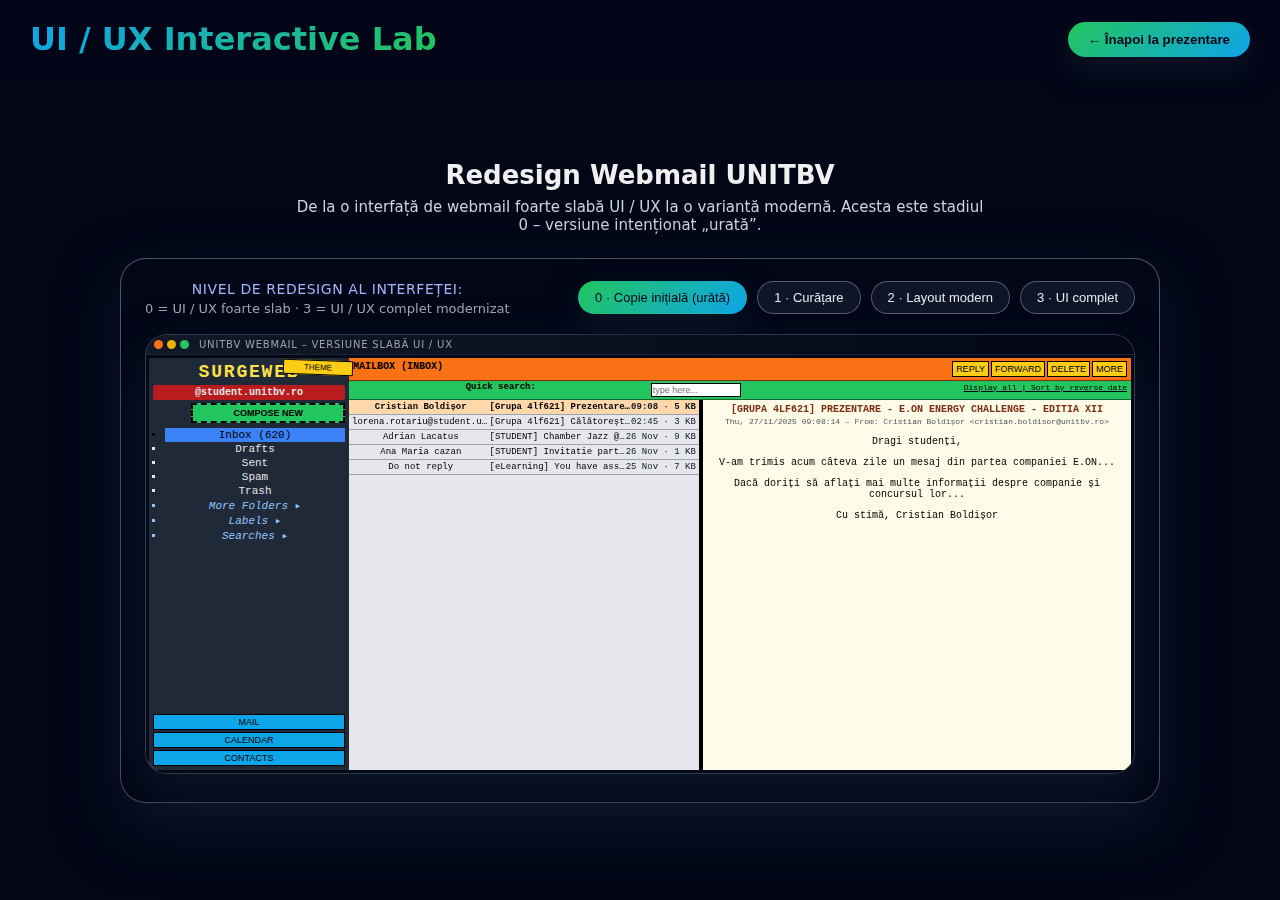
<file: redesign.html>
<!DOCTYPE html>
<html lang="ro">
<head>
  <meta charset="UTF-8">
  <title>Redesign Webmail – UI / UX Interactive Lab</title>
  <meta name="viewport" content="width=device-width, initial-scale=1.0">
  <!-- Tema vizuală din lab -->
  <link rel="stylesheet" href="assets/css/lab.css">
  <!-- Stiluri specifice pentru pagina de redesign -->
  <link rel="stylesheet" href="assets/css/redesign.css">
</head>
<body>

  <!-- SCROLL PROGRESS BAR (ca în lab) -->
  <div id="scroll-progress"></div>

  <!-- ANIMATED WAVES BACKGROUND (ca în lab) -->
  <div id="waves"></div>
  <div id="waves2"></div>

  <!-- HEADER -->
  <header class="lab-header">
    <h1 class="lab-title">UI / UX Interactive Lab</h1>
    <button id="back-btn" class="back-btn">← Înapoi la prezentare</button>
  </header>

  <!-- MAIN CONTENT -->
  <main>
    <section class="section reveal">
      <h2 class="section-title">Redesign Webmail UNITBV</h2>
      <p class="section-desc">
        De la o interfață de webmail foarte slabă UI / UX la o variantă modernă.
        Acesta este stadiul 0 – versiune intenționat „urată”.
      </p>

      <!-- PLAYGROUND CARD -->
      <div class="webmail-playground" id="webmailPlayground" data-stage="0">

        <!-- TOOLBAR CU BUTOANELE DE STAGE -->
        <div class="webmail-toolbar">
          <div class="webmail-toolbar-left">
            <p class="webmail-label">NIVEL DE REDESIGN AL INTERFEȚEI:</p>
            <p class="webmail-hint">
              0 = UI / UX foarte slab · 3 = UI / UX complet modernizat
            </p>
          </div>

          <div class="webmail-stages">
            <button class="stage-chip is-active" data-stage="0">0 · Copie inițială (urâtă)</button>
            <button class="stage-chip" data-stage="1">1 · Curățare</button>
            <button class="stage-chip" data-stage="2">2 · Layout modern</button>
            <button class="stage-chip" data-stage="3">3 · UI complet</button>
          </div>
        </div>

        <!-- FEREASTRA WEBMAIL (mock urât) -->
        <div class="webmail-window">
          <div class="webmail-window-chrome">
            <div class="chrome-dots">
              <span class="chrome-dot dot-close"></span>
              <span class="chrome-dot dot-min"></span>
              <span class="chrome-dot dot-max"></span>
            </div>
            <span class="webmail-window-title">UNITBV Webmail – versiune slabă UI / UX</span>
          </div>

          <div class="webmail-viewport" id="webmailViewport">

            <!-- MOCK STATIC, INTENȚIONAT CRAMPED & UGLY -->
            <div id="webmailStatic">
              <div class="sw-top">
                <!-- STÂNGA -->
                <div class="sw-left">
                  <div class="sw-logo">SurgeWeb</div>
                  <div class="sw-acc">@student.unitbv.ro</div>

                  <button class="sw-compose">Compose new</button>

                  <ul class="sw-menu">
                    <li class="active">Inbox (620)</li>
                    <li>Drafts</li>
                    <li>Sent</li>
                    <li>Spam</li>
                    <li>Trash</li>
                    <li class="child">More Folders ▸</li>
                    <li class="child">Labels ▸</li>
                    <li class="child">Searches ▸</li>
                  </ul>

                  <div class="sw-footer-menu">
                    <button>Mail</button>
                    <button>Calendar</button>
                    <button>Contacts</button>
                    <button>Theme</button>
                  </div>
                </div>

                <!-- DREAPTA -->
                <div class="sw-right">
                  <div class="sw-mail-header">
                    <div class="sw-title">Mailbox (Inbox)</div>
                    <div class="sw-actions">
                      <button>Reply</button>
                      <button>Forward</button>
                      <button>Delete</button>
                      <button>More</button>
                    </div>
                  </div>

                  <div class="sw-search-bar">
                    <label class="sw-search-label">Quick search:</label>
                    <input placeholder="type here...">
                    <span class="sw-options">Display all | Sort by reverse date</span>
                  </div>

                  <div class="sw-content">
                    <!-- LISTĂ -->
                    <div class="sw-list">
                      <div class="row unread">
                        <div class="from">Cristian Boldișor</div>
                        <div class="subject">[Grupa 4lf621] Prezentare - E.ON Energy Challenge - Editia XII</div>
                        <div class="meta">09:08 · 5 KB</div>
                      </div>
                      <div class="row">
                        <div class="from">lorena.rotariu@student.unitbv.ro</div>
                        <div class="subject">[Grupa 4lf621] Călătorește în Europa cu BEST</div>
                        <div class="meta">02:45 · 3 KB</div>
                      </div>
                      <div class="row">
                        <div class="from">Adrian Lacatus</div>
                        <div class="subject">[STUDENT] Chamber Jazz @Universitatea Transilvania</div>
                        <div class="meta">26 Nov · 9 KB</div>
                      </div>
                      <div class="row">
                        <div class="from">Ana Maria cazan</div>
                        <div class="subject">[STUDENT] Invitatie participare studiu</div>
                        <div class="meta">26 Nov · 1 KB</div>
                      </div>
                      <div class="row">
                        <div class="from">Do not reply</div>
                        <div class="subject">[eLearning] You have assignments due in 7 days</div>
                        <div class="meta">25 Nov · 7 KB</div>
                      </div>
                    </div>

                    <!-- MAIL VIEW -->
                    <div class="sw-mail-view">
                      <div class="sw-mail-subject">
                        [Grupa 4lf621] Prezentare - E.ON Energy Challenge - Editia XII
                      </div>

                      <div class="sw-mail-meta">
                        Thu, 27/11/2025 09:08:14 – From: Cristian Boldișor &lt;cristian.boldisor@unitbv.ro&gt;
                      </div>

                      <div class="sw-mail-body">
                        <p>Dragi studenți,</p>
                        <p>V-am trimis acum câteva zile un mesaj din partea companiei E.ON...</p>
                        <p>Dacă doriți să aflați mai multe informații despre companie și concursul lor...</p>
                        <p>Cu stimă, Cristian Boldișor</p>
                      </div>
                    </div>
                  </div><!-- /.sw-content -->
                </div><!-- /.sw-right -->
              </div><!-- /.sw-top -->
            </div><!-- /#webmailStatic -->

          </div><!-- /.webmail-viewport -->
        </div><!-- /.webmail-window -->
      </div><!-- /.webmail-playground -->
    </section>
  </main>

  <!-- JS din lab pentru scroll bar + reveal + back-btn -->
  <script src="assets/js/lab.js"></script>
  <!-- JS specific pentru butoanele de redesign (stage chips) -->
  <script src="assets/js/redesign.js"></script>
</body>
</html>
</file>
<file: assets/css/lab.css>
/* ------------------------------ */
/*  GLOBAL THEME + WAVES BACKGROUND */
/* ------------------------------ */

*,
*::before,
*::after {
  box-sizing: border-box;
}

body {
  margin: 0;
  font-family: "Inter", system-ui, sans-serif;
  color: #f0f0f0;
  background: #020617;
  overflow-x: hidden;
}

/* SCROLL PROGRESS BAR */
#scroll-progress {
  position: fixed;
  left: 0;
  top: 0;
  height: 3px;
  width: 0;
  background: linear-gradient(90deg, #22c55e, #0ea5e9);
  z-index: 40;
}

/* WAVES BACKGROUND */
#waves,
#waves2 {
  position: fixed;
  left: 0;
  bottom: 0;
  width: 200%;
  height: 40vh;
  background: url("https://raw.githubusercontent.com/creativetimofficial/public-assets/master/soft-ui-design-system-pro/assets/img/waves/wave-1.svg");
  background-size: cover;
  animation: waveMove 16s linear infinite;
  opacity: 0.8;
  z-index: -10;
}

#waves2 {
  animation-duration: 22s;
  opacity: 0.55;
}

@keyframes waveMove {
  0% { transform: translateX(0); }
  100% { transform: translateX(-50%); }
}

/* ------------------------------ */
/* HEADER */
/* ------------------------------ */

.lab-header {
  padding: 20px 30px;
  display: flex;
  justify-content: space-between;
  align-items: center;
  position: sticky;
  top: 0;
  backdrop-filter: blur(18px);
  background: rgba(2, 6, 23, 0.85);
  z-index: 20;
}

.lab-title {
  margin: 0;
  font-size: 32px;
  background: linear-gradient(135deg, #0ea5e9, #22c55e);
  -webkit-background-clip: text;
  color: transparent;
}

.back-btn {
  padding: 10px 20px;
  border-radius: 999px;
  background: linear-gradient(135deg, #22c55e, #0ea5e9);
  border: none;
  color: #020617;
  font-weight: 600;
  cursor: pointer;
  transition: transform 150ms ease-out, box-shadow 150ms ease-out;
  box-shadow: 0 12px 30px rgba(15, 23, 42, 0.9);
}

.back-btn:hover {
  transform: translateY(-2px);
  box-shadow: 0 18px 40px rgba(15, 23, 42, 0.95);
}

/* ------------------------------ */
/* SECTIONS */
/* ------------------------------ */

.section {
  padding: 60px 30px;
  max-width: 1100px;
  margin: 0 auto;
  text-align: center;
}

.section-title {
  font-size: 26px;
  margin-bottom: 8px;
}

.section-desc {
  font-size: 15px;
  max-width: 700px;
  margin: 0 auto 24px;
  color: #cbd5e1;
}

/* ------------------------------ */
/* CARD GRID */
/* ------------------------------ */

.card-grid {
  display: grid;
  gap: 20px;
  grid-template-columns: repeat(auto-fit, minmax(240px, 1fr));
}

.ui-card {
  padding: 18px;
  border-radius: 22px;
  background: rgba(15, 23, 42, 0.9);
  border: 1px solid rgba(148, 163, 184, 0.4);
  transition: 0.3s ease-out;
  cursor: pointer;
}

.float-card:hover {
  transform: translateY(-10px);
  box-shadow: 0 14px 40px rgba(34, 197, 94, 0.35);
}

.rotate-card:hover {
  transform: rotate3d(1, 1, 0, 12deg);
}

.glow-card:hover {
  box-shadow:
    0 0 20px rgba(56, 189, 248, 0.8),
    0 0 40px rgba(34, 197, 94, 0.8);
}

.tilt-card {
  transition: transform 0.18s ease-out;
}

/* ------------------------------ */
/* BUTTONS */
/* ------------------------------ */

.button-row {
  display: flex;
  flex-wrap: wrap;
  gap: 15px;
  justify-content: center;
}

.btn {
  padding: 12px 26px;
  border-radius: 999px;
  border: none;
  cursor: pointer;
  font-size: 14px;
}

.ripple-btn {
  background: #e5e7eb;
  color: #020617;
  position: relative;
  overflow: hidden;
}

.ripple {
  position: absolute;
  width: 120px;
  height: 120px;
  border-radius: 999px;
  background: radial-gradient(circle, rgba(15, 23, 42, 0.3) 0, transparent 60%);
  pointer-events: none;
  transform: translate(-50%, -50%) scale(0);
  opacity: 0.8;
  animation: rippleAnim 0.6s ease-out forwards;
}

@keyframes rippleAnim {
  to {
    transform: translate(-50%, -50%) scale(1.9);
    opacity: 0;
  }
}

.bounce-btn {
  background: #22c55e;
  color: #020617;
  transition: transform 0.2s ease-out;
}

.bounce-btn:active {
  transform: scale(0.92);
}

.neon-btn {
  background: #0ea5e9;
  color: #020617;
  box-shadow: 0 0 14px #0ea5e9;
  transition: transform 0.18s ease-out, box-shadow 0.18s ease-out;
}

.progress-btn {
  background: #111827;
  color: #e5e7eb;
  position: relative;
  overflow: hidden;
}

.progress-fill {
  position: absolute;
  left: 0;
  bottom: 0;
  height: 4px;
  width: 0;
  background: linear-gradient(135deg, #22c55e, #0ea5e9);
  transition: width 0.4s ease-out;
}

/* ------------------------------ */
/* ACCORDION */
/* ------------------------------ */

.accordion-item {
  margin: 12px 0;
  text-align: left;
  border-radius: 18px;
  background: rgba(15, 23, 42, 0.8);
  border: 1px solid rgba(148, 163, 184, 0.4);
}

.accordion-header {
  width: 100%;
  padding: 14px;
  background: transparent;
  border: none;
  color: #f0f0f0;
  text-align: left;
  cursor: pointer;
}

.accordion-body {
  max-height: 0;
  overflow: hidden;
  padding: 0 14px;
  transition: max-height 0.25s ease-out, padding 0.25s ease-out;
  color: #cbd5e1;
}

.accordion-item.open .accordion-body {
  padding: 14px;
  max-height: 200px;
}

/* ------------------------------ */
/* FORMS */
/* ------------------------------ */

.form-demo {
  margin: 20px 0;
  text-align: left;
  max-width: 460px;
  margin-inline: auto;
}

.input-shell {
  position: relative;
  margin-top: 8px;
}

input[type="text"] {
  width: 100%;
  padding: 12px 16px;
  border-radius: 18px;
  border: 1px solid rgba(148, 163, 184, 0.4);
  background: rgba(15, 23, 42, 0.9);
  color: #e5e7eb;
  outline: none;
  font-size: 15px;
  transition: border-color 0.18s ease-out, box-shadow 0.18s ease-out;
}

input[type="text"]::placeholder {
  color: #64748b;
}

input[type="text"]:focus {
  border-color: rgba(56, 189, 248, 0.9);
  box-shadow: 0 0 0 1px rgba(56, 189, 248, 0.5);
  background: rgba(15, 23, 42, 0.98);
}

.input-glow {
  position: absolute;
  inset: 0;
  border-radius: 18px;
  pointer-events: none;
  opacity: 0;
  background: radial-gradient(circle at var(--glow-x, 50%) 50%,
    rgba(56, 189, 248, 0.35),
    transparent 55%);
  transition: opacity 0.2s ease-out;
}

input[type="text"]:focus + .input-glow {
  opacity: 1;
}

.live-preview {
  margin-top: 8px;
  font-size: 14px;
  color: #94a3b8;
  min-height: 1.3em;
}

.preview-label {
  color: #cbd5e1;
  margin-right: 4px;
}

.preview-char {
  display: inline-block;
  opacity: 0;
  transform: translateY(4px);
  animation: previewPop 0.22s ease-out forwards;
}

@keyframes previewPop {
  to { opacity: 1; transform: translateY(0); }
}

.keyboard-wrapper {
  margin-top: 10px;
  padding: 12px 10px;
  border-radius: 18px;
  background: rgba(15, 23, 42, 0.9);
  border: 1px solid rgba(148, 163, 184, 0.35);
  display: flex;
  flex-direction: column;
  gap: 8px;
}

.keyboard-row {
  display: flex;
  justify-content: center;
  gap: 6px;
}

.vk-key {
  min-width: 32px;
  padding: 6px 10px;
  border-radius: 10px;
  border: 1px solid rgba(148, 163, 184, 0.5);
  background: #020617;
  color: #e5e7eb;
  font-size: 12px;
  cursor: pointer;
  transition: transform 0.12s ease-out, box-shadow 0.12s ease-out;
}

.vk-key.extra-wide { min-width: 120px; }
.vk-key.wide { min-width: 52px; }

.vk-key:hover {
  background: #0f172a;
}

.vk-key.active {
  transform: translateY(-1px);
  box-shadow: 0 0 12px rgba(56, 189, 248, 0.9);
  border-color: rgba(56, 189, 248, 0.9);
  background: radial-gradient(circle, #22c55e 0, #0ea5e9 60%, #020617 100%);
}

.keyboard-hint {
  margin-top: 6px;
  font-size: 12px;
  color: #64748b;
}

/* ------------------------------ */
/* SLIDER – cu bilă mare animată */
/* ------------------------------ */

input[type="range"] {
  -webkit-appearance: none;
  width: 100%;
  margin-top: 10px;
  height: 10px;
  border-radius: 999px;
  background: linear-gradient(
    to right,
    #22c55e 0%,
    #0ea5e9 var(--range-progress, 50%),
    #1f2937 var(--range-progress, 50%),
    #1f2937 100%
  );
  outline: none;
  border: 1px solid rgba(31, 41, 55, 0.9);
  padding: 0;
  cursor: pointer;
}

/* WebKit track */
input[type="range"]::-webkit-slider-runnable-track {
  height: 10px;
  background: transparent;
  border-radius: 999px;
}

/* WebKit thumb */
input[type="range"]::-webkit-slider-thumb {
  -webkit-appearance: none;
  width: 22px;
  height: 22px;
  border-radius: 999px;
  background: radial-gradient(circle at 30% 30%, #f9fafb, #22c55e 40%, #0ea5e9 100%);
  box-shadow: 0 0 0 3px rgba(15, 23, 42, 0.9), 0 0 16px rgba(56, 189, 248, 0.7);
  margin-top: -7px; /* centrează pe track-ul de 10px */
  transition: transform 0.15s ease-out, box-shadow 0.15s ease-out;
}

input[type="range"]:active::-webkit-slider-thumb {
  transform: scale(1.12);
  box-shadow: 0 0 0 4px rgba(15, 23, 42, 1), 0 0 22px rgba(56, 189, 248, 0.9);
}

/* Firefox track */
input[type="range"]::-moz-range-track {
  height: 10px;
  background: transparent;
  border-radius: 999px;
}

/* Firefox thumb */
input[type="range"]::-moz-range-thumb {
  width: 22px;
  height: 22px;
  border-radius: 999px;
  border: none;
  background: radial-gradient(circle at 30% 30%, #f9fafb, #22c55e 40%, #0ea5e9 100%);
  box-shadow: 0 0 0 3px rgba(15, 23, 42, 0.9), 0 0 16px rgba(56, 189, 248, 0.7);
  transition: transform 0.15s ease-out, box-shadow 0.15s ease-out;
}

input[type="range"]:active::-moz-range-thumb {
  transform: scale(1.12);
  box-shadow: 0 0 0 4px rgba(15, 23, 42, 1), 0 0 22px rgba(56, 189, 248, 0.9);
}

/* ------------------------------ */
/* PARALLAX – UN SINGUR STRAT MULTICOLOR, EFECT „GREU” */
/* ------------------------------ */

.parallax-box {
  position: relative;
  height: 350px;
  overflow: hidden;
  border-radius: 26px;
  background: #0b1220;
  border: 1px solid rgba(255, 255, 255, 0.08);
  box-shadow: 0 25px 50px rgba(0, 0, 0, 0.4);
}

.parallax-viewport {
  position: absolute;
  inset: 0;
  overflow: hidden;
  pointer-events: none;
}

/* layer unic – mare, ca un background prins în spate */
.parallax-layer {
  position: absolute;
  top: -50%;
  left: -50%;
  width: 200%;
  height: 200%;
  will-change: transform;
  opacity: 0.97;
  background-size: 40px 40px;
  background-repeat: repeat;
  transition: transform 0.25s cubic-bezier(0.25, 0.8, 0.25, 1); /* „greu”, puțin întârziat */
}

/* pattern de linii cu mai multe culori */
.parallax-lines {
  background-image: repeating-linear-gradient(
    45deg,
    rgba(15, 23, 42, 1) 0 10px,
    rgba(34, 197, 94, 0.95) 10px 20px,
    rgba(56, 189, 248, 0.95) 20px 30px,
    rgba(129, 140, 248, 0.95) 30px 40px,
    rgba(236, 72, 153, 0.95) 40px 50px
  );
}

.parallax-label {
  position: absolute;
  bottom: 16px;
  left: 50%;
  transform: translateX(-50%);
  color: #e2e8f0;
  font-size: 16px;
}

/* ------------------------------ */
/* PARTICLES */
/* ------------------------------ */

#particle-canvas {
  width: 100%;
  height: 300px;
  display: block;
  border-radius: 20px;
  background: rgba(15, 23, 42, 0.7);
}

/* ------------------------------ */
/* TRAIL */
/* ------------------------------ */

.mouse-playground {
  margin-top: 20px;
  height: 360px;
  border-radius: 26px;
  background: radial-gradient(circle at top left, #020617, #020617 60%);
  border: 1px solid rgba(148, 163, 184, 0.5);
  box-shadow: 0 24px 60px rgba(15, 23, 42, 0.95);
  position: relative;
  overflow: hidden;
  cursor: crosshair;
}

.mouse-hint {
  position: absolute;
  left: 50%;
  top: 50%;
  transform: translate(-50%, -50%);
  color: #64748b;
  font-size: 14px;
  pointer-events: none;
}

.trail-dot {
  position: absolute;
  width: 18px;
  height: 18px;
  border-radius: 999px;
  background: radial-gradient(circle, rgba(56, 189, 248, 0.9), transparent 60%);
  pointer-events: none;
  transform: translate(-50%, -50%) scale(0.4);
  opacity: 0.9;
  filter: blur(1px);
  animation: trailFade 0.9s ease-out forwards;
}

@keyframes trailFade {
  to {
    transform: translate(-50%, -50%) scale(1.6);
    opacity: 0;
    filter: blur(6px);
  }
}

/* ------------------------------ */
/* DRAG */
/* ------------------------------ */

.drag-area {
  margin-top: 20px;
  height: 260px;
  border-radius: 22px;
  border: 1px dashed rgba(148, 163, 184, 0.6);
  display: flex;
  align-items: center;
  justify-content: center;
  position: relative;
  background: rgba(15, 23, 42, 0.75);
  overflow: hidden;
}

.drag-card {
  padding: 14px 18px;
  border-radius: 18px;
  background: linear-gradient(135deg, #22c55e, #0ea5e9);
  color: #020617;
  font-weight: 600;
  cursor: grab;
  box-shadow: 0 16px 40px rgba(15, 23, 42, 0.9);
  position: absolute;
  user-select: none;
}

.drag-card.dragging {
  cursor: grabbing;
}

/* ------------------------------ */
/* REVEAL */
/* ------------------------------ */

.reveal {
  opacity: 0;
  transform: translateY(30px);
  transition: 0.8s cubic-bezier(0.18, 0.89, 0.32, 1.28);
}

.reveal.visible {
  opacity: 1;
  transform: translateY(0);
}

/* ------------------------------ */
/* RESPONSIVE */
/* ------------------------------ */

@media (max-width: 700px) {
  .lab-header { padding-inline: 16px; }
  .section { padding-inline: 16px; }
  .keyboard-wrapper { padding-inline: 8px; }
}
</file>
<file: assets/css/redesign.css>
/* ------------ WEBMAIL REDESIGN PLAYGROUND ------------ */

.webmail-playground {
  margin-top: 24px;
  border-radius: 26px;
  background: radial-gradient(circle at top left, #020617, #020617 60%);
  border: 1px solid rgba(148, 163, 184, 0.5);
  box-shadow: 0 24px 60px rgba(15, 23, 42, 0.95);
  padding: 22px 24px 28px;
  position: relative;
}

/* Toolbar */

.webmail-toolbar {
  display: flex;
  justify-content: space-between;
  align-items: flex-start;
  gap: 24px;
  margin-bottom: 18px;
}

.webmail-toolbar-left {
  max-width: 420px;
}

.webmail-label {
  margin: 0 0 4px 0;
  font-size: 14px;
  letter-spacing: 0.04em;
  text-transform: uppercase;
  color: #a5b4fc;
}

.webmail-hint {
  margin: 0;
  font-size: 13px;
  color: #9ca3af;
}

.webmail-stages {
  display: flex;
  flex-wrap: wrap;
  gap: 10px;
  justify-content: flex-end;
}

/* Stage chips */

.stage-chip {
  padding: 8px 16px;
  border-radius: 999px;
  border: 1px solid rgba(148, 163, 184, 0.5);
  background: rgba(15, 23, 42, 0.9);
  color: #e5e7eb;
  font-size: 13px;
  cursor: pointer;
  transition:
    background 0.16s ease-out,
    color 0.16s ease-out,
    box-shadow 0.16s ease-out,
    transform 0.12s ease-out,
    border-color 0.16s ease-out;
  white-space: nowrap;
}

.stage-chip:hover {
  background: rgba(30, 64, 175, 0.9);
  border-color: rgba(96, 165, 250, 0.9);
  box-shadow: 0 10px 25px rgba(15, 23, 42, 0.9);
  transform: translateY(-1px);
}

.stage-chip.is-active {
  background: linear-gradient(135deg, #22c55e, #0ea5e9);
  color: #020617;
  border-color: transparent;
  box-shadow: 0 14px 32px rgba(15, 23, 42, 0.95);
}

/* ------- WEBMAIL WINDOW (ugly mock base) ------- */

.webmail-window {
  margin-top: 6px;
  border-radius: 22px;
  background: #050816;
  border: 1px solid rgba(51, 65, 85, 0.9);
  box-shadow: 0 18px 45px rgba(15, 23, 42, 0.9);
  overflow: hidden;

  /* scund & înghesuit */
  height: 440px;
  display: flex;
  flex-direction: column;
}

.webmail-window-chrome {
  display: flex;
  align-items: center;
  gap: 10px;
  padding: 4px 8px;
  border-bottom: 1px solid rgba(31, 41, 55, 0.9);
  background: linear-gradient(90deg, #111827, #020617);
}

.chrome-dots {
  display: flex;
  align-items: center;
  gap: 4px;
}

.chrome-dot {
  width: 9px;
  height: 9px;
  border-radius: 999px;
  background: #4b5563;
}

.dot-close { background: #f97316; }
.dot-min   { background: #eab308; }
.dot-max   { background: #22c55e; }

.webmail-window-title {
  font-size: 10px;
  color: #9ca3af;
  letter-spacing: 0.08em;
  text-transform: uppercase;
}

/* Viewport ocupă restul spațiului */

.webmail-viewport {
  flex: 1;
  width: 100%;
  height: 100%;
  padding: 3px;
  overflow: auto;           /* apar scrollbars chiar dacă nu e nevoie */
  background: #050816;
}

/* ========= STATIC SURGEWEB MOCK – INTENȚIONAT URÂT (STAGE 0) ========= */

#webmailStatic {
  width: 100%;
  height: 100%;
  background: linear-gradient(135deg, #8ab4ff, #ffb4b4);
  overflow: hidden;
  display: flex;
  flex-direction: column;

  /* font mic, monospace, greu de citit */
  font-family: "Courier New", monospace;
  font-size: 11px;
  color: #000;
}

/* layout interior înghesuit */

.sw-top {
  display: grid;
  grid-template-columns: 200px 1fr;
  height: 100%;
}

/* sidebar foarte colorat și aglomerat */

.sw-left {
  background: #1f2937;
  color: #e5e7eb;
  padding: 4px;
  display: flex;
  flex-direction: column;
  gap: 3px;
  position: relative;   /* ca să putem muta un buton aiurea */
}

.sw-logo {
  font-size: 18px;
  font-weight: 700;
  text-transform: uppercase;
  letter-spacing: 0.1em;
  color: #fde047;
  margin-bottom: 0;
}

.sw-acc {
  font-weight: 600;
  background: #b91c1c;
  padding: 2px 3px;
  border-radius: 2px;
  font-size: 10px;
}

/* Compose – mic, pătrat, pare de debug */
.sw-compose {
  padding: 3px 2px;
  background: #22c55e;
  border: 2px dashed #000;
  color: #000;
  border-radius: 0;
  font-weight: 700;
  text-transform: uppercase;
  font-size: 9px;
  width: 80%;
  align-self: flex-end;      /* plasat aiurea în dreapta */
}

/* meniu cu bullets, text lipit */

.sw-menu {
  list-style: square;
  padding-left: 12px;
  margin: 2px 0;
}

.sw-menu li {
  padding: 1px 0;
}

.sw-menu li.active {
  background: #3b82f6;
  color: #000;
}

.sw-menu li.child {
  font-style: italic;
  color: #93c5fd;
}

/* footer menu – dar ultimul buton e mutat sus, random */

.sw-footer-menu {
  margin-top: auto;
  display: flex;
  flex-direction: column;
  gap: 2px;
}

.sw-footer-menu button {
  padding: 2px 0;
  font-size: 9px;
  background: #0ea5e9;
  border: 1px solid #000;
  border-radius: 0;
  text-transform: uppercase;
}

/* „Theme” ajunge în colțul din dreapta sus al sidebar-ului, peste restul */
.sw-footer-menu button:last-child {
  position: absolute;
  top: 2px;
  right: -4px;
  width: 70px;
  font-size: 8px;
  background: #facc15;
  transform: rotate(2deg);
}

/* partea dreaptă – totul lipit, culori tari */

.sw-right {
  background: #fef9c3;
  display: flex;
  flex-direction: column;
  overflow: hidden;
}

/* header mailbox – butoane identice, greu de deosebit */

.sw-mail-header {
  background: #f97316;
  border-bottom: 1px solid #7c2d12;
  padding: 3px 4px;
  display: flex;
  justify-content: space-between;
  align-items: flex-start;
}

.sw-title {
  font-weight: 700;
  text-transform: uppercase;
  font-size: 10px;
}

.sw-actions {
  display: flex;
  flex-wrap: wrap;
  gap: 2px;
}

/* cursor text pe butoane (anti-UX) */
.sw-actions button {
  padding: 2px 3px;
  background: #facc15;
  border: 1px solid #000;
  border-radius: 0;
  font-size: 9px;
  text-transform: uppercase;
  cursor: text;
}

/* search bar – label sus, input jos, totul strâns */

.sw-search-bar {
  background: #22c55e;
  padding: 2px 4px;
  display: grid;
  grid-template-columns: 1fr 90px 1.3fr;
  align-items: start;
  gap: 2px;
  border-bottom: 1px solid #166534;
}

.sw-search-label {
  font-weight: 700;
  font-size: 9px;
  line-height: 1.1;
}

.sw-search-bar input {
  width: 100%;
  padding: 1px;
  border-radius: 0;
  border: 1px solid #000;
  font-size: 9px;
}

.sw-options {
  font-size: 8px;
  text-align: right;
  text-decoration: underline;
}

/* listă + mail – spațiu minim */

.sw-content {
  display: grid;
  grid-template-columns: 45% 1fr;
  height: 100%;
}

/* listă de mailuri – rânduri înghesuite */

.sw-list {
  background: #e5e7eb;
  border-right: 2px solid #000;
  overflow-y: scroll;     /* forțăm scrollbar chiar dacă nu trebuie */
}

.sw-list .row {
  display: grid;
  grid-template-columns: 40% 1fr auto;
  padding: 2px 3px;
  border-bottom: 1px solid #9ca3af;
  font-size: 9px;
}

.sw-list .row.unread {
  background: #fed7aa;
  font-weight: 700;
}

.sw-list .from,
.sw-list .subject {
  overflow: hidden;
  text-overflow: ellipsis;
  white-space: nowrap;
}

.sw-list .meta {
  text-align: right;
  white-space: nowrap;
  color: #111827;
}

/* mail view – margin minim, text „grey-ish” pe fundal gălbui */

.sw-mail-view {
  background: #fefce8;
  padding: 4px;
  overflow-y: scroll;
  border-left: 2px solid #000;
}

.sw-mail-subject {
  font-weight: 700;
  margin-bottom: 2px;
  text-transform: uppercase;
  color: #7c2d12;
  font-size: 10px;
}

.sw-mail-meta {
  color: #4b5563;
  font-size: 8px;
  margin-bottom: 4px;
}

.sw-mail-body p {
  margin-bottom: 3px;
  font-size: 10px;
}

/* Responsive – doar să nu crape rău */

@media (max-width: 960px) {
  .sw-top {
    grid-template-columns: 170px 1fr;
  }
}

@media (max-width: 720px) {
  .sw-top {
    grid-template-columns: 1fr;
  }

  .sw-content {
    grid-template-columns: 1fr;
  }

  .sw-list {
    max-height: 110px;
  }
}

/* Toolbar responsive */

@media (max-width: 900px) {
  .webmail-toolbar {
    flex-direction: column;
    align-items: flex-start;
  }

  .webmail-stages {
    justify-content: flex-start;
  }
}

/* ========================================================= */
/* =============== STAGE 1 – CURĂȚARE SIMPLĂ =============== */
/* ========================================================= */

.webmail-playground[data-stage="1"] #webmailStatic {
  font-family: system-ui, -apple-system, BlinkMacSystemFont, "Segoe UI",
    sans-serif;
  font-size: 13px;
  background: #ffffff;      /* white on white */
  color: #111827;
}



/* layout aproape la fel, doar un pic mai larg pe stânga */

.webmail-playground[data-stage="1"] .sw-top {
  grid-template-columns: 220px 1fr;
}

/* Sidebar curățat, gri deschis, spații un pic mai mici */

.webmail-playground[data-stage="1"] .sw-left {
  background: #f5f5f5;
  color: #111827;
  padding: 10px;
  gap: 8px;
  border-right: 1px solid #e5e7eb;
}

.webmail-playground[data-stage="1"] .sw-logo {
  font-size: 16px;
  letter-spacing: 0.08em;
  color: #111827;
  margin-bottom: 2px;
}

.webmail-playground[data-stage="1"] .sw-acc {
  background: #e5e7eb;
  color: #111827;
  padding: 4px 8px;
  border-radius: 4px;
  font-size: 12px;
}

/* Compose – dreptunghi simplu */

.webmail-playground[data-stage="1"] .sw-compose {
  width: 100%;
  align-self: stretch;
  margin-top: 6px;
  padding: 7px 9px;
  border-radius: 4px;
  border: 1px solid #d4d4d4;
  font-weight: 500;
  text-transform: none;
  font-size: 13px;
  background: #ffffff;
  color: #111827;
  cursor: pointer;
}

.webmail-playground[data-stage="1"] .sw-compose:hover {
  background: #f3f4f6;
}

/* Meniu – mai puțin spațiu între Drafts / Sent / Spam / Trash */

/* Meniu – și mai puțin spațiu între Drafts / Sent / Spam / Trash */

.webmail-playground[data-stage="1"] .sw-menu {
  list-style: none;
  padding-left: 0;
  margin: 4px 0 0;   /* mai puțin spațiu față de Compose */
}

.webmail-playground[data-stage="1"] .sw-menu li {
  padding: 2px 10px; /* mai puțin pe verticală decât 4px */
  margin-bottom: 1px;
  border-radius: 4px;
  cursor: pointer;
  font-size: 12px;
}

.webmail-playground[data-stage="1"] .sw-menu li:hover {
  background: #e5e7eb;
}

.webmail-playground[data-stage="1"] .sw-menu li.active {
  background: #d4d4d4;
  font-weight: 600;
}

.webmail-playground[data-stage="1"] .sw-menu li.child {
  font-size: 11px;
  color: #6b7280;
}

/* Footer – butoanele stivuite vertical */

/* Footer – butoane stivuite, mai subțiri */
.webmail-playground[data-stage="1"] .sw-footer-menu {
  margin-top: auto;
  display: flex;
  flex-direction: column;
  gap: 4px;               /* mai puțin spațiu între ele */
}

.webmail-playground[data-stage="1"] .sw-footer-menu button {
  width: 100%;
  padding: 4px 4px;       /* mai subțire decât 6px */
  font-size: 11px;        /* puțin mai mic */
  background: #e5e7eb;
  border-radius: 4px;
  border: 1px solid #d4d4d4;
  text-transform: none;
  cursor: pointer;
  text-align: center;
}

.webmail-playground[data-stage="1"] .sw-footer-menu button:hover {
  background: #d4d4d4;
}

/* Theme nu mai este fluturat sus */

.webmail-playground[data-stage="1"] .sw-footer-menu button:last-child {
  position: static;
  width: 100%;
  font-size: 12px;
  background: #e5e7eb;
  transform: none;
}

/* Dreapta – totul alb / gri foarte deschis */

.webmail-playground[data-stage="1"] .sw-right {
  background: #ffffff;
}

/* Header mailbox – bară gri deschis, butoane simple */

.webmail-playground[data-stage="1"] .sw-mail-header {
  background: #f5f5f5;
  border-bottom: 1px solid #e5e7eb;
  padding: 8px 12px;
  align-items: center;
}

.webmail-playground[data-stage="1"] .sw-title {
  font-size: 13px;
  letter-spacing: 0.02em;
}

/* Actions – dreptunghiuri gri */

.webmail-playground[data-stage="1"] .sw-actions {
  display: flex;
  flex-wrap: wrap;
  gap: 6px;
}

.webmail-playground[data-stage="1"] .sw-actions button {
  padding: 6px 12px;
  background: #ffffff;
  border-radius: 4px;
  border: 1px solid #d4d4d4;
  font-size: 12px;
  text-transform: none;
  cursor: pointer;
  color: #111827;
}

.webmail-playground[data-stage="1"] .sw-actions button:hover {
  background: #f3f4f6;
}

/* Search bar – alb pe alb, flex */

.webmail-playground[data-stage="1"] .sw-search-bar {
  background: #ffffff;
  padding: 8px 12px;
  display: flex;
  align-items: center;
  gap: 10px;
  border-bottom: 1px solid #e5e7eb;
}

.webmail-playground[data-stage="1"] .sw-search-label {
  font-weight: 500;
  font-size: 12px;
  white-space: nowrap;
}

.webmail-playground[data-stage="1"] .sw-search-bar input {
  flex: 1;
  min-width: 0;
  padding: 6px 10px;
  border-radius: 4px;
  border: 1px solid #d4d4d4;
  font-size: 12px;
  background: #ffffff;
  color: #111827;
}

.webmail-playground[data-stage="1"] .sw-search-bar input::placeholder {
  color: #9ca3af;
}

.webmail-playground[data-stage="1"] .sw-options {
  font-size: 11px;
  text-align: right;
  color: #6b7280;
  white-space: nowrap;
  text-decoration: none;
}

/* Content – aproape ca înainte */

.webmail-playground[data-stage="1"] .sw-content {
  grid-template-columns: 40% 1fr;
}

/* Listă mailuri – alb, highlight discret */

.webmail-playground[data-stage="1"] .sw-list {
  background: #ffffff;
  border-right: 1px solid #e5e7eb;
  overflow-y: auto;
}

.webmail-playground[data-stage="1"] .sw-list .row {
  grid-template-columns: 42% 1fr auto;
  padding: 6px 10px;
  font-size: 12px;
  border-bottom: 1px solid #e5e7eb;
  cursor: pointer;
}

.webmail-playground[data-stage="1"] .sw-list .row.unread {
  background: #f3f4f6;
  font-weight: 600;
}

.webmail-playground[data-stage="1"] .sw-list .row:hover {
  background: #e5e7eb;
}

/* Mail view – text negru pe alb */

.webmail-playground[data-stage="1"] .sw-mail-view {
  background: #ffffff;
  padding: 12px 16px;
  border-left: 1px solid #e5e7eb;
  overflow-y: auto;
}

.webmail-playground[data-stage="1"] .sw-mail-subject {
  font-size: 14px;
  margin-bottom: 6px;
  text-transform: none;
  color: #111827;
}

.webmail-playground[data-stage="1"] .sw-mail-meta {
  font-size: 11px;
  margin-bottom: 10px;
  color: #6b7280;
}

.webmail-playground[data-stage="1"] .sw-mail-body p {
  font-size: 13px;
  margin-bottom: 6px;
  line-height: 1.5;
}

/* ========================================================= */
/* =============== STAGE 2 – LAYOUT MODERN ================= */
/* ========================================================= */
/* Focus: layout & structure, still neutral light theme      */

.webmail-playground[data-stage="2"] #webmailStatic {
  font-family: system-ui, -apple-system, BlinkMacSystemFont, "Segoe UI",
    sans-serif;
  font-size: 13px;
  background: #f3f4f6;
  color: #111827;
}

/* Layout: sidebar a bit mai îngust, padding interior pe dreapta */
.webmail-playground[data-stage="2"] .sw-top {
  grid-template-columns: 230px 1fr;
}

/* ---------- SIDEBAR (modern, dar simplu) ---------- */

.webmail-playground[data-stage="2"] .sw-left {
  background: linear-gradient(180deg, #f9fafb, #eef2ff);
  color: #111827;
  padding: 12px 12px 10px;
  gap: 8px;
  border-right: 1px solid #e5e7eb;
}

.webmail-playground[data-stage="2"] .sw-logo {
  font-size: 15px;
  letter-spacing: 0.12em;
  text-transform: uppercase;
  font-weight: 700;
  color: #0f172a;
  margin-bottom: 0;
}

.webmail-playground[data-stage="2"] .sw-acc {
  background: #e5e7eb;
  color: #111827;
  padding: 4px 8px;
  border-radius: 999px;
  font-size: 11px;
}

/* Compose – buton primar, full-width */

.webmail-playground[data-stage="2"] .sw-compose {
  width: 100%;
  align-self: stretch;
  margin-top: 8px;
  padding: 8px 10px;
  border-radius: 999px;
  border: 1px solid #4f46e5;
  font-weight: 600;
  text-transform: none;
  font-size: 13px;
  background: #4f46e5;
  color: #f9fafb;
  cursor: pointer;
  box-shadow: 0 8px 18px rgba(79, 70, 229, 0.35);
}

.webmail-playground[data-stage="2"] .sw-compose:hover {
  background: #4338ca;
}

/* Meniu – items mai compacte, accent pe active */

.webmail-playground[data-stage="2"] .sw-menu {
  list-style: none;
  padding-left: 0;
  margin: 10px 0 0;
}

.webmail-playground[data-stage="2"] .sw-menu li {
  padding: 4px 10px;
  margin-bottom: 2px;
  border-radius: 6px;
  cursor: pointer;
  font-size: 12px;
}

.webmail-playground[data-stage="2"] .sw-menu li:hover {
  background: #e5e7eb;
}

.webmail-playground[data-stage="2"] .sw-menu li.active {
  background: #e0e7ff;
  font-weight: 600;
  color: #1d4ed8;
}

.webmail-playground[data-stage="2"] .sw-menu li.child {
  font-size: 11px;
  color: #6b7280;
}

/* Footer – butoane text-like, icon bar */

.webmail-playground[data-stage="2"] .sw-footer-menu {
  margin-top: auto;
  display: grid;
  grid-template-columns: repeat(2, minmax(0, 1fr));
  gap: 6px;
}

.webmail-playground[data-stage="2"] .sw-footer-menu button {
  padding: 6px 6px;
  font-size: 11px;
  background: #e5e7eb;
  border-radius: 999px;
  border: 1px solid #d4d4d4;
  text-transform: none;
  cursor: pointer;
  text-align: center;
}

.webmail-playground[data-stage="2"] .sw-footer-menu button:hover {
  background: #d4d4d4;
}

.webmail-playground[data-stage="2"] .sw-footer-menu button:last-child {
  position: static;
  width: 100%;
  font-size: 11px;
  transform: none;
}

/* ---------- PANOU DREAPTA – LAYOUT MODERN ---------- */

.webmail-playground[data-stage="2"] .sw-right {
  background: #e5e7eb;
  padding: 10px;
  display: flex;
  flex-direction: column;
}

/* Header mailbox – titlu + acțiuni pe un singur rând */

.webmail-playground[data-stage="2"] .sw-mail-header {
  background: transparent;
  border-bottom: none;
  padding: 0 0 8px;
  align-items: center;
}

.webmail-playground[data-stage="2"] .sw-title {
  font-size: 13px;
  letter-spacing: 0.02em;
  text-transform: uppercase;
  color: #6b7280;
}

/* Actions – buton primar + secundare */

.webmail-playground[data-stage="2"] .sw-actions {
  display: flex;
  flex-wrap: nowrap;
  gap: 8px;
}

.webmail-playground[data-stage="2"] .sw-actions button {
  padding: 6px 12px;
  border-radius: 999px;
  font-size: 12px;
  text-transform: none;
  cursor: pointer;
  border: 1px solid #d4d4d4;
  background: #ffffff;
  color: #111827;
}

.webmail-playground[data-stage="2"] .sw-actions button:first-child {
  background: #4f46e5;
  border-color: #4f46e5;
  color: #f9fafb;
}

.webmail-playground[data-stage="2"] .sw-actions button:hover {
  background: #f3f4f6;
}

/* Search bar – card subțire, full width */

.webmail-playground[data-stage="2"] .sw-search-bar {
  background: #ffffff;
  padding: 8px 12px;
  display: flex;
  align-items: center;
  gap: 8px;
  border-radius: 999px;
  border: 1px solid #e5e7eb;
  margin-bottom: 10px;
}

.webmail-playground[data-stage="2"] .sw-search-label {
  font-size: 11px;
  color: #6b7280;
}

.webmail-playground[data-stage="2"] .sw-search-bar input {
  flex: 1;
  min-width: 0;
  padding: 4px 8px;
  border-radius: 999px;
  border: none;
  font-size: 12px;
  background: transparent;
}

.webmail-playground[data-stage="2"] .sw-search-bar input::placeholder {
  color: #9ca3af;
}

.webmail-playground[data-stage="2"] .sw-options {
  font-size: 11px;
  color: #6b7280;
  white-space: nowrap;
}

/* Content – două carduri, listă + mail view */

.webmail-playground[data-stage="2"] .sw-content {
  grid-template-columns: 38% 1fr;
  gap: 10px;
  height: 100%;
}

.webmail-playground[data-stage="2"] .sw-list {
  background: #ffffff;
  border-right: none;
  border-radius: 12px;
  box-shadow: 0 10px 20px rgba(15, 23, 42, 0.08);
  overflow-y: auto;
}

.webmail-playground[data-stage="2"] .sw-list .row {
  grid-template-columns: 45% 1fr auto;
  padding: 7px 10px;
  font-size: 12px;
  border-bottom: 1px solid #e5e7eb;
  cursor: pointer;
}

.webmail-playground[data-stage="2"] .sw-list .row:last-child {
  border-bottom: none;
}

.webmail-playground[data-stage="2"] .sw-list .row.unread {
  background: #eef2ff;
  font-weight: 600;
}

.webmail-playground[data-stage="2"] .sw-list .row:hover {
  background: #e5e7eb;
}

/* Mail view card */

.webmail-playground[data-stage="2"] .sw-mail-view {
  background: #ffffff;
  padding: 14px 18px;
  border-left: none;
  border-radius: 12px;
  box-shadow: 0 10px 20px rgba(15, 23, 42, 0.08);
  overflow-y: auto;
}

.webmail-playground[data-stage="2"] .sw-mail-subject {
  font-size: 15px;
  margin-bottom: 6px;
  text-transform: none;
  color: #111827;
}

.webmail-playground[data-stage="2"] .sw-mail-meta {
  font-size: 11px;
  margin-bottom: 10px;
  color: #6b7280;
}

.webmail-playground[data-stage="2"] .sw-mail-body p {
  font-size: 13px;
  margin-bottom: 6px;
  line-height: 1.5;
}

/* ========================================================= */
/* =============== STAGE 3 – UI COMPLET ==================== */
/* ========================================================= */
/* Focus: polished UI, accent color, micro improvements      */

.webmail-playground[data-stage="3"] #webmailStatic {
  font-family: system-ui, -apple-system, BlinkMacSystemFont, "Segoe UI",
    sans-serif;
  font-size: 13px;
  background: linear-gradient(135deg, #eef2ff, #f9fafb);
  color: #0f172a;
}

/* Layout: sidebar mai compact, content dominant */

.webmail-playground[data-stage="3"] .sw-top {
  grid-template-columns: 220px 1fr;
}

/* ---------- SIDEBAR – app-like ---------- */

.webmail-playground[data-stage="3"] .sw-left {
  background: rgba(255, 255, 255, 0.9);
  backdrop-filter: blur(6px);
  border-right: 1px solid #e5e7eb;
  padding: 12px 12px 10px;
  gap: 6px;
}

.webmail-playground[data-stage="3"] .sw-logo {
  font-size: 16px;
  font-weight: 800;
  letter-spacing: 0.16em;
  text-transform: uppercase;
  color: #111827;
}

.webmail-playground[data-stage="3"] .sw-acc {
  background: #e0f2fe;
  color: #0369a1;
  padding: 4px 10px;
  border-radius: 999px;
  font-size: 11px;
}

/* Compose – buton flotant primar */

.webmail-playground[data-stage="3"] .sw-compose {
  width: 100%;
  align-self: stretch;
  margin-top: 8px;
  padding: 9px 10px;
  border-radius: 999px;
  border: none;
  font-weight: 600;
  font-size: 13px;
  background: linear-gradient(135deg, #22c55e, #0ea5e9);
  color: #f9fafb;
  cursor: pointer;
  box-shadow: 0 12px 24px rgba(14, 116, 144, 0.35);
}

.webmail-playground[data-stage="3"] .sw-compose:hover {
  filter: brightness(1.05);
}

/* Meniu – cu indicator de selecție */

.webmail-playground[data-stage="3"] .sw-menu {
  list-style: none;
  padding-left: 0;
  margin: 10px 0 0;
}

.webmail-playground[data-stage="3"] .sw-menu li {
  position: relative;
  padding: 4px 12px 4px 16px;
  margin-bottom: 2px;
  border-radius: 8px;
  cursor: pointer;
  font-size: 12px;
  color: #4b5563;
}

.webmail-playground[data-stage="3"] .sw-menu li::before {
  content: "";
  position: absolute;
  left: 6px;
  top: 50%;
  width: 4px;
  height: 4px;
  border-radius: 999px;
  background: transparent;
  transform: translateY(-50%);
}

.webmail-playground[data-stage="3"] .sw-menu li:hover {
  background: #e5e7eb;
}

.webmail-playground[data-stage="3"] .sw-menu li.active {
  background: #e0f2fe;
  color: #0369a1;
  font-weight: 600;
}

.webmail-playground[data-stage="3"] .sw-menu li.active::before {
  background: #0ea5e9;
}

.webmail-playground[data-stage="3"] .sw-menu li.child {
  font-size: 11px;
  color: #9ca3af;
}

/* Footer – icon-strip style */

.webmail-playground[data-stage="3"] .sw-footer-menu {
  margin-top: auto;
  display: grid;
  grid-template-columns: repeat(2, minmax(0, 1fr));
  gap: 6px;
}

.webmail-playground[data-stage="3"] .sw-footer-menu button {
  padding: 6px 6px;
  font-size: 11px;
  background: #f3f4f6;
  border-radius: 999px;
  border: 1px solid #e5e7eb;
  cursor: pointer;
  text-align: center;
}

.webmail-playground[data-stage="3"] .sw-footer-menu button:hover {
  background: #e5e7eb;
}

.webmail-playground[data-stage="3"] .sw-footer-menu button:last-child {
  position: static;
  width: 100%;
  font-size: 11px;
  transform: none;
}

/* ---------- RIGHT PANEL – polished mail app ---------- */

.webmail-playground[data-stage="3"] .sw-right {
  background: transparent;
  padding: 10px 10px 12px;
  display: flex;
  flex-direction: column;
}

/* Mail header – bandă superioară subțire */

.webmail-playground[data-stage="3"] .sw-mail-header {
  background: rgba(255, 255, 255, 0.9);
  border-bottom: none;
  border-radius: 12px 12px 0 0;
  padding: 8px 14px;
  align-items: center;
  box-shadow: 0 10px 16px rgba(15, 23, 42, 0.06);
}

.webmail-playground[data-stage="3"] .sw-title {
  font-size: 12px;
  letter-spacing: 0.08em;
  text-transform: uppercase;
  color: #6b7280;
}

/* Actions – Reply primar, restul outline */

.webmail-playground[data-stage="3"] .sw-actions {
  display: flex;
  flex-wrap: nowrap;
  gap: 8px;
}

.webmail-playground[data-stage="3"] .sw-actions button {
  padding: 6px 12px;
  border-radius: 999px;
  font-size: 12px;
  text-transform: none;
  cursor: pointer;
  border: 1px solid #e5e7eb;
  background: #ffffff;
  color: #111827;
}

.webmail-playground[data-stage="3"] .sw-actions button:first-child {
  background: #0ea5e9;
  border-color: #0ea5e9;
  color: #ecfeff;
  box-shadow: 0 8px 18px rgba(14, 165, 233, 0.4);
}

.webmail-playground[data-stage="3"] .sw-actions button:hover {
  background: #f3f4f6;
}

/* Search – bandă sub header, cu icon look */

.webmail-playground[data-stage="3"] .sw-search-bar {
  margin-top: 6px;
  background: rgba(255, 255, 255, 0.95);
  padding: 8px 12px;
  border-radius: 999px;
  border: 1px solid #e5e7eb;
  display: flex;
  align-items: center;
  gap: 8px;
}

.webmail-playground[data-stage="3"] .sw-search-label {
  font-size: 11px;
  color: #9ca3af;
}

.webmail-playground[data-stage="3"] .sw-search-bar input {
  flex: 1;
  min-width: 0;
  padding: 4px 8px;
  border-radius: 999px;
  border: none;
  font-size: 12px;
  background: transparent;
}

.webmail-playground[data-stage="3"] .sw-search-bar input::placeholder {
  color: #9ca3af;
}

.webmail-playground[data-stage="3"] .sw-options {
  font-size: 11px;
  color: #9ca3af;
  white-space: nowrap;
}

/* Content – card mare cu listă + view */

.webmail-playground[data-stage="3"] .sw-content {
  margin-top: 10px;
  grid-template-columns: 36% 1fr;
  gap: 12px;
  height: 100%;
}

/* Listă */

.webmail-playground[data-stage="3"] .sw-list {
  background: rgba(255, 255, 255, 0.95);
  border-right: none;
  border-radius: 16px;
  box-shadow: 0 18px 40px rgba(15, 23, 42, 0.12);
  overflow-y: auto;
}

.webmail-playground[data-stage="3"] .sw-list .row {
  grid-template-columns: 48% 1fr auto;
  padding: 8px 12px;
  font-size: 12px;
  border-bottom: 1px solid #e5e7eb;
  cursor: pointer;
}

.webmail-playground[data-stage="3"] .sw-list .row:last-child {
  border-bottom: none;
}

.webmail-playground[data-stage="3"] .sw-list .row.unread {
  background: #ecfeff;
  font-weight: 600;
}

.webmail-playground[data-stage="3"] .sw-list .row:hover {
  background: #e0f2fe;
}

/* Mail view */

.webmail-playground[data-stage="3"] .sw-mail-view {
  background: rgba(255, 255, 255, 0.97);
  padding: 16px 20px;
  border-left: none;
  border-radius: 16px;
  box-shadow: 0 18px 40px rgba(15, 23, 42, 0.12);
  overflow-y: auto;
}

.webmail-playground[data-stage="3"] .sw-mail-subject {
  font-size: 16px;
  margin-bottom: 8px;
  text-transform: none;
  color: #0f172a;
}

.webmail-playground[data-stage="3"] .sw-mail-meta {
  font-size: 11px;
  margin-bottom: 12px;
  color: #6b7280;
}

.webmail-playground[data-stage="3"] .sw-mail-body p {
  font-size: 13px;
  margin-bottom: 8px;
  line-height: 1.6;
}
</file>
<file: assets/css/style.css>
/* RESET */
*,
*::before,
*::after {
  box-sizing: border-box;
}

html,
body {
  margin: 0;
  padding: 0;
}

/* Originea default pentru animația de meniu (în caz că JS nu apucă să seteze) */
:root {
  --menu-origin-x: 50vw;
  --menu-origin-y: 0vh;
}

/* ---------------------------- */
/* STĂRI GLOBALE & BACKGROUND   */
/* ---------------------------- */

/* Starea 0 – doar HTML */
body.stare-0 {
  font-family: system-ui, -apple-system, BlinkMacSystemFont, "Segoe UI",
    sans-serif;
}

/* Starea 1 + 2 – tema dark */
body.stare-1,
body.stare-2 {
  min-height: 100vh;
  font-family: "Space Grotesk", system-ui, -apple-system, BlinkMacSystemFont,
    "Segoe UI", sans-serif;
  color: #e5e7eb;
}

/* Background mode: implicit */
body.bg-default.stare-1,
body.bg-default.stare-2 {
  background:
    radial-gradient(circle at top left, #1f2937 0, #020617 45%),
    radial-gradient(circle at bottom right, #022c22 0, #020617 55%);
  background-size: 200% 200%;
  animation: bgMove 18s ease-in-out infinite alternate;
}

/* Background mode: glass / blur */
body.bg-glass.stare-1,
body.bg-glass.stare-2 {
  background:
    radial-gradient(circle at 0% 0%, rgba(56, 189, 248, 0.45), transparent 55%),
    radial-gradient(circle at 100% 0%, rgba(34, 197, 94, 0.4), transparent 55%),
    radial-gradient(circle at 50% 100%, rgba(59, 130, 246, 0.34), #020617 60%);
  background-attachment: fixed;
}

/* Background mode: gradient puternic */
body.bg-gradient.stare-1,
body.bg-gradient.stare-2 {
  background: linear-gradient(135deg, #0f172a, #22c55e, #0ea5e9, #1d4ed8);
  background-size: 250% 250%;
  animation: bgMove 14s ease-in-out infinite alternate;
}

/* Background mode: simplu */
body.bg-plain.stare-1,
body.bg-plain.stare-2 {
  background: #020617;
}

/* ---------------------------- */
/* HEADER                       */
/* ---------------------------- */

.site-header {
  padding: 8px 12px;
}

body.stare-1 .site-header,
body.stare-2 .site-header {
  position: sticky;
  top: 0;
  z-index: 10;
  height: 70px;
  display: flex;
  align-items: center;
  justify-content: space-between;
  padding: 0 24px;
  backdrop-filter: blur(16px);
  background: linear-gradient(
    to bottom,
    rgba(15, 23, 42, 0.96),
    rgba(15, 23, 42, 0.82),
    transparent
  );
  border-bottom: 1px solid rgba(148, 163, 184, 0.4);
}

body.stare-1 .header-left,
body.stare-2 .header-left {
  display: flex;
  align-items: center;
  gap: 10px;
}

body.stare-1 .unitbv-logo,
body.stare-2 .unitbv-logo {
  height: 32px;
  width: auto;
  object-fit: contain;
  filter: drop-shadow(0 0 6px rgba(15, 23, 42, 0.8));
}

body.stare-1 .site-label,
body.stare-2 .site-label {
  font-size: 11px;
  text-transform: uppercase;
  letter-spacing: 0.16em;
  color: #9ca3af;
}

body.stare-1 .header-right,
body.stare-2 .header-right {
  font-size: 12px;
  display: flex;
  flex-direction: column;
  align-items: flex-end;
  gap: 2px;
  color: #9ca3af;
}

body.stare-1 .authors-label,
body.stare-2 .authors-label {
  text-transform: uppercase;
  letter-spacing: 0.16em;
  font-size: 10px;
}

/* ---------------------------- */
/* SECTIUNI DE BAZĂ            */
/* ---------------------------- */

.section {
  padding: 32px 16px;
}

body.stare-1 .section,
body.stare-2 .section {
  max-width: 1120px;
  margin: 0 auto;
  padding: 64px 24px;
}

.section-header h2 {
  margin-top: 0;
}

/* ---------------------------- */
/* HERO FULLSCREEN             */
/* ---------------------------- */

.hero {
  min-height: calc(100vh - 70px);
  padding: 32px 16px;
  display: flex;
  flex-direction: column;
  justify-content: center;
}

body.stare-1 .hero,
body.stare-2 .hero {
  max-width: 1120px;
  margin: 0 auto;
  display: grid;
  grid-template-columns: minmax(0, 1.4fr) minmax(0, 1fr);
  gap: 40px;
  align-items: center;
  padding: 96px 24px 64px;
}

.hero-inner {
  max-width: 520px;
}

.hero-eyebrow {
  font-size: 12px;
  text-transform: uppercase;
  letter-spacing: 0.18em;
  color: #9ca3af;
  margin: 0 0 12px;
}

.hero-title {
  font-size: 42px;
}

/* titlu mare + gradient doar în Starea 2 */
body.stare-2 .hero-title {
  font-size: clamp(60px, 12vw, 96px);
  line-height: 0.9;
  margin: 0 0 12px;
  font-weight: 700;
  background: radial-gradient(circle at top left, #f9fafb, #a7f3d0);
  -webkit-background-clip: text;
  color: transparent;
  transform-style: preserve-3d;
  transform-origin: center;
  transition:
    transform 180ms ease-out,
    text-shadow 180ms ease-out;
  text-shadow: 0 0 0 rgba(15, 23, 42, 0.9);
}

.hero-slash {
  background: linear-gradient(120deg, #22c55e, #0ea5e9);
  -webkit-background-clip: text;
  color: transparent;
}

body.stare-1 .hero-subtitle,
body.stare-2 .hero-subtitle {
  max-width: 460px;
  font-size: 14px;
  color: #9ca3af;
}

/* CONTROALE HERO */

.hero-controls {
  margin-top: 24px;
}

body.stare-1 .hero-controls-label,
body.stare-2 .hero-controls-label {
  font-size: 13px;
  color: #9ca3af;
  margin-bottom: 6px;
}

.hero-buttons {
  display: flex;
  flex-wrap: wrap;
  gap: 8px;
}

.stage-btn {
  font-size: 13px;
}

/* butoane stylized doar în Starea 1 & 2 */
body.stare-1 .stage-btn,
body.stare-2 .stage-btn {
  border-radius: 999px;
  border: 1px solid rgba(148, 163, 184, 0.4);
  background: rgba(15, 23, 42, 0.9);
  padding: 9px 18px;
  color: #e5e7eb;
  cursor: pointer;
  transition:
    background 160ms ease-out,
    border-color 160ms ease-out,
    transform 160ms ease-out,
    box-shadow 160ms ease-out;
}

body.stare-1 .stage-btn:hover,
body.stare-2 .stage-btn:hover {
  background: rgba(15, 23, 42, 1);
  border-color: rgba(34, 197, 94, 0.6);
  transform: translateY(-1px);
  box-shadow: 0 8px 20px rgba(15, 23, 42, 0.8);
}

body.stare-1 .stage-btn.aktiv,
body.stare-2 .stage-btn.aktiv {
  background: linear-gradient(135deg, #22c55e, #0ea5e9);
  border-color: transparent;
  color: #020617;
  box-shadow: 0 14px 30px rgba(34, 197, 94, 0.5);
}

.hero-hint {
  margin-top: 10px;
  font-size: 12px;
  color: #9ca3af;
}

/* BUTON MENIU DEMO-URI / LABORATOR – VA FI SURSA MORFĂRII */

.hero-lab-cta {
  margin-top: 20px;
  display: flex;
  flex-direction: column;
  gap: 6px;
  align-items: flex-start;
}

.hero-lab-btn {
  font-size: 13px;
}

/* stil doar în Starea 1 & 2 */
body.stare-1 .hero-lab-btn,
body.stare-2 .hero-lab-btn {
  position: relative;
  border-radius: 999px;
  border: 1px solid rgba(56, 189, 248, 0.7);
  background: radial-gradient(
    circle at top left,
    rgba(56, 189, 248, 0.2),
    rgba(15, 23, 42, 0.98)
  );
  padding: 10px 24px;
  min-width: 260px;
  color: #e5e7eb;
  cursor: pointer;
  display: inline-flex;
  align-items: center;
  justify-content: center;
  gap: 8px;
  transition:
    background 160ms ease-out,
    border-color 160ms ease-out,
    transform 160ms ease-out,
    box-shadow 160ms ease-out;
  box-shadow:
    0 0 0 1px rgba(56, 189, 248, 0.7),
    0 10px 26px rgba(15, 23, 42, 0.9);
}

body.stare-1 .hero-lab-btn::after,
body.stare-2 .hero-lab-btn::after {
  content: "→";
  font-size: 14px;
  opacity: 0.9;
}

body.stare-1 .hero-lab-btn:hover,
body.stare-2 .hero-lab-btn:hover {
  border-color: rgba(34, 197, 94, 0.8);
  background: linear-gradient(
    135deg,
    rgba(34, 197, 94, 0.3),
    rgba(56, 189, 248, 0.4)
  );
  transform: translateY(-1px);
  box-shadow:
    0 0 0 1px rgba(56, 189, 248, 0.9),
    0 16px 34px rgba(15, 23, 42, 0.95);
}

.hero-lab-hint {
  font-size: 11px;
  color: #9ca3af;
  max-width: 380px;
}

/* PANEL EXPLICATIV */

.hero-panel {
  margin-top: 24px;
}

body.stare-1 .hero-panel,
body.stare-2 .hero-panel {
  position: relative;
  border-radius: 22px;
  padding: 18px 18px 14px;
  background: radial-gradient(
      circle at top left,
      rgba(15, 23, 42, 0.96),
      rgba(15, 23, 42, 0.88)
    );
  border: 1px solid rgba(148, 163, 184, 0.35);
  box-shadow: 0 22px 50px rgba(15, 23, 42, 0.9);
  color: #e5e7eb;
  font-size: 13px;
}

body.stare-1 .hero-panel::before,
body.stare-2 .hero-panel::before {
  content: "";
  position: absolute;
  left: -10px;
  top: 36px;
  width: 16px;
  height: 16px;
  background: radial-gradient(
      circle at top left,
      rgba(15, 23, 42, 0.96),
      rgba(15, 23, 42, 0.88)
    );
  border-left: 1px solid rgba(148, 163, 184, 0.35);
  border-top: 1px solid rgba(148, 163, 184, 0.35);
  transform: rotate(-45deg);
}

.panel-title {
  margin: 0 0 6px;
  font-size: 15px;
}

.panel-text {
  margin: 0 0 8px;
  color: #9ca3af;
}

.panel-list {
  margin: 0;
  padding-left: 18px;
  color: #9ca3af;
  font-size: 13px;
}

/* SCROLL INDICATOR */

.scroll-indicator {
  margin-top: 24px;
  font-size: 11px;
  text-transform: uppercase;
  letter-spacing: 0.16em;
  color: #9ca3af;
  display: flex;
  flex-direction: column;
  align-items: flex-start;
  gap: 6px;
}

.scroll-dot {
  width: 8px;
  height: 18px;
  border-radius: 999px;
  border: 1px solid rgba(148, 163, 184, 0.6);
  position: relative;
  overflow: hidden;
}

.scroll-dot::after {
  content: "";
  position: absolute;
  left: 1px;
  right: 1px;
  top: 2px;
  height: 6px;
  border-radius: 999px;
  background: linear-gradient(135deg, #22c55e, #0ea5e9);
  animation: scrollDot 1.2s ease-in-out infinite;
}

/* ---------------------------- */
/* SECTIUNI INFO (UI/UX)       */
/* ---------------------------- */

body.stare-2 .info-section {
  background: rgba(15, 23, 42, 0.85);
  border-radius: 22px;
  border: 1px solid rgba(148, 163, 184, 0.35);
  box-shadow: 0 22px 50px rgba(15, 23, 42, 0.9);
  backdrop-filter: blur(18px);
}

.info-section h2 {
  margin-top: 0;
}

.code {
  background: #020617;
  color: #e5e7eb;
  padding: 10px 12px;
  border-radius: 16px;
  font-size: 12px;
  overflow-x: auto;
}

/* cod tip VS Code */
.code-vscode {
  background: radial-gradient(circle at top left, #020617, #020617 60%);
  border: 1px solid rgba(148, 163, 184, 0.5);
  box-shadow: 0 18px 40px rgba(15, 23, 42, 0.9);
}

/* ---------------------------- */
/* DEMO MAIL                    */
/* ---------------------------- */

.mail-demo-section .section-header h2 {
  margin-top: 0;
}

.mail-controls {
  margin-bottom: 16px;
  display: flex;
  flex-wrap: wrap;
  gap: 8px;
}

.mail-style-btn,
.mail-code-toggle {
  font-size: 13px;
}

body.stare-1 .mail-style-btn,
body.stare-2 .mail-style-btn,
body.stare-1 .mail-code-toggle,
body.stare-2 .mail-code-toggle {
  border-radius: 999px;
  border: 1px solid rgba(148, 163, 184, 0.4);
  background: rgba(15, 23, 42, 0.9);
  padding: 8px 16px;
  color: #e5e7eb;
  cursor: pointer;
  transition:
    background 150ms ease-out,
    border-color 150ms ease-out,
    box-shadow 150ms ease-out,
    transform 150ms ease-out;
}

body.stare-1 .mail-style-btn:hover,
body.stare-2 .mail-style-btn:hover,
body.stare-1 .mail-code-toggle:hover,
body.stare-2 .mail-code-toggle:hover {
  background: rgba(15, 23, 42, 1);
  border-color: rgba(34, 197, 94, 0.6);
  transform: translateY(-1px);
  box-shadow: 0 8px 22px rgba(15, 23, 42, 0.85);
}

body.stare-1 .mail-style-btn.aktiv,
body.stare-2 .mail-style-btn.aktiv {
  background: linear-gradient(135deg, #22c55e, #0ea5e9);
  border-color: transparent;
  color: #020617;
  box-shadow: 0 12px 28px rgba(34, 197, 94, 0.5);
}

/* fereastra de mail generică */

.mail-demo {
  border: 1px solid #d1d5db;
  border-radius: 8px;
  background: #ffffff;
  color: #111827;
  font-family: system-ui, sans-serif;
  font-size: 13px;
  overflow: hidden;
}

/* varianta UI modernă – doar în Starea 2 + clasa mail-ui-ux */

body.stare-2 .mail-demo.mail-ui-ux {
  background: radial-gradient(circle at top left, #020617, #020617 60%);
  color: #e5e7eb;
  border-radius: 20px;
  border: 1px solid rgba(148, 163, 184, 0.5);
  box-shadow: 0 22px 50px rgba(15, 23, 42, 0.9);
}

.mail-header {
  display: flex;
  justify-content: space-between;
  align-items: center;
  padding: 8px 10px;
  border-bottom: 1px solid #e5e7eb;
  background: #f9fafb;
}

.mail-logo {
  font-weight: 600;
}

.mail-header button {
  font-size: 12px;
  padding: 4px 8px;
  margin-left: 4px;
}

/* UX mode header buttons */
body.stare-2 .mail-ui-ux .mail-header {
  background: rgba(15, 23, 42, 0.9);
  border-bottom-color: rgba(148, 163, 184, 0.6);
}

body.stare-2 .mail-ui-ux .mail-header button {
  background: linear-gradient(135deg, #22c55e, #0ea5e9);
  color: #020617;
  border-radius: 999px;
  border: none;
  box-shadow: 0 10px 24px rgba(34, 197, 94, 0.55);
}

.mail-body {
  display: grid;
  grid-template-columns: 150px minmax(0, 220px) minmax(0, 1fr);
  min-height: 220px;
}

.mail-sidebar {
  border-right: 1px solid #e5e7eb;
  padding: 8px;
}

.mail-sidebar ul {
  list-style: none;
  margin: 0;
  padding: 0;
}

.mail-sidebar li {
  padding: 4px 0;
  font-size: 12px;
}

/* UX mode sidebar */

body.stare-2 .mail-ui-ux .mail-sidebar {
  background: rgba(15, 23, 42, 0.95);
  border-right-color: rgba(148, 163, 184, 0.5);
}

body.stare-2 .mail-ui-ux .mail-sidebar li {
  padding: 5px 8px;
  border-radius: 999px;
  cursor: pointer;
  color: #9ca3af;
}

body.stare-2 .mail-ui-ux .mail-sidebar li:hover {
  background: rgba(34, 197, 94, 0.15);
  color: #e5e7eb;
}

.mail-list {
  border-right: 1px solid #e5e7eb;
  padding: 8px;
}

.mail-list header {
  font-weight: 600;
  margin-bottom: 6px;
}

.mail-list ul {
  list-style: none;
  margin: 0;
  padding: 0;
}

.mail-list li {
  padding: 4px 0;
  border-bottom: 1px solid #e5e7eb;
  font-size: 12px;
}

/* UX mode list */

body.stare-2 .mail-ui-ux .mail-list {
  border-right-color: rgba(148, 163, 184, 0.5);
}

body.stare-2 .mail-ui-ux .mail-list li {
  border-bottom-color: rgba(55, 65, 81, 0.8);
  padding: 6px 4px;
}

.mail-preview {
  padding: 10px;
  font-size: 13px;
}

/* UX mode preview */

body.stare-2 .mail-ui-ux .mail-preview {
  background: radial-gradient(
      circle at top left,
      rgba(15, 23, 42, 0.98),
      rgba(15, 23, 42, 0.9)
    );
}

/* PANOU COD MAIL */

.mail-code-panel {
  margin-top: 18px;
}

.hidden {
  display: none;
}

/* ---------------------------- */
/* BACKGROUND PLAYGROUND       */
/* ---------------------------- */

.bg-controls {
  margin-bottom: 20px;
  display: flex;
  flex-wrap: wrap;
  justify-content: center;
  gap: 12px;
}

.bg-mode-btn {
  font-size: 14px;
}

body.stare-1 .bg-mode-btn,
body.stare-2 .bg-mode-btn {
  border-radius: 999px;
  border: 1px solid rgba(148, 163, 184, 0.6);
  background: rgba(15, 23, 42, 0.9);
  padding: 10px 20px;
  color: #e5e7eb;
  cursor: pointer;
  transition:
    background 150ms ease-out,
    border-color 150ms ease-out,
    transform 150ms ease-out,
    box-shadow 150ms ease-out;
}

body.stare-1 .bg-mode-btn:hover,
body.stare-2 .bg-mode-btn:hover {
  background: rgba(15, 23, 42, 1);
  border-color: rgba(34, 197, 94, 0.6);
  transform: translateY(-1px);
  box-shadow: 0 10px 26px rgba(15, 23, 42, 0.9);
}

body.stare-1 .bg-mode-btn.aktiv,
body.stare-2 .bg-mode-btn.aktiv {
  background: linear-gradient(135deg, #22c55e, #0ea5e9);
  border-color: transparent;
  color: #020617;
  box-shadow: 0 14px 32px rgba(34, 197, 94, 0.55);
}

.bg-explain-card {
  margin-top: 18px;
}

body.stare-2 .bg-explain-card {
  background: rgba(15, 23, 42, 0.85);
  border-radius: 22px;
  border: 1px solid rgba(148, 163, 184, 0.35);
  box-shadow: 0 20px 48px rgba(15, 23, 42, 0.9);
  padding: 16px 18px;
}

/* ---------------------------- */
/* INTERACTIONS GALLERY        */
/* ---------------------------- */

.interaction-grid {
  display: grid;
  grid-template-columns: repeat(auto-fit, minmax(260px, 1fr));
  gap: 18px;
}

.interaction-card {
  font-size: 13px;
}

/* card styling în Starea 2 */
body.stare-2 .interaction-card {
  background: rgba(15, 23, 42, 0.9);
  border-radius: 20px;
  border: 1px solid rgba(148, 163, 184, 0.5);
  box-shadow: 0 20px 48px rgba(15, 23, 42, 0.9);
  padding: 14px 16px;
}

.interaction-card h3 {
  margin-top: 0;
}

.interaction-note {
  font-size: 12px;
  color: #9ca3af;
}

/* TOGGLE ON/OFF */

.toggle {
  margin: 12px 0 6px;
  display: inline-flex;
  align-items: center;
  gap: 10px;
  cursor: pointer;
}

.toggle input {
  display: none;
}

.toggle-track {
  position: relative;
  width: 54px;
  height: 30px;
  border-radius: 999px;
  background: #111827;
  border: 1px solid #4b5563;
  box-shadow: inset 0 1px 3px rgba(0, 0, 0, 0.5);
  transition:
    background 0.2s ease-out,
    border-color 0.2s ease-out;
}

.toggle-thumb {
  position: absolute;
  top: 3px;
  left: 3px;
  width: 24px;
  height: 24px;
  border-radius: 999px;
  background: #e5e7eb;
  box-shadow:
    0 4px 10px rgba(0, 0, 0, 0.6),
    0 0 0 0 rgba(34, 197, 94, 0.45);
  transition:
    transform 0.22s cubic-bezier(0.34, 1.56, 0.64, 1),
    box-shadow 0.22s ease-out;
}

.toggle-label {
  font-size: 13px;
  color: #e5e7eb;
}

/* checked state – thumb la dreapta + culoare accent */

.toggle input:checked + .toggle-track {
  background: linear-gradient(135deg, #22c55e, #0ea5e9);
  border-color: #22c55e;
}

.toggle input:checked + .toggle-track .toggle-thumb {
  transform: translateX(24px);
  box-shadow:
    0 4px 14px rgba(34, 197, 94, 0.55),
    0 0 0 6px rgba(34, 197, 94, 0.2);
}

.toggle-status {
  font-size: 12px;
  color: #9ca3af;
}

/* hover tilt card */

.hover-tilt-card {
  position: relative;
  overflow: hidden;
}

body.stare-2 .hover-tilt-card {
  perspective: 900px;
  transition: transform 0.18s ease-out, box-shadow 0.18s ease-out;
}

.tilt-demo {
  margin-top: 6px;
  font-size: 12px;
  color: #9ca3af;
}

/* micro button */

.micro-btn {
  position: relative;
  overflow: hidden;
  border-radius: 999px;
  background: #e5e7eb;
  color: #111827;
  padding: 0.6rem 1.4rem;
  border: none;
  cursor: pointer;
  font-size: 13px;
}

/* în Starea 2 devine buton „principal” */

body.stare-2 .micro-btn {
  background: linear-gradient(135deg, #22c55e, #0ea5e9);
  color: #020617;
  box-shadow: 0 14px 26px rgba(34, 197, 94, 0.55);
  transition: transform 0.15s ease-out, box-shadow 0.15s ease-out;
}

body.stare-2 .micro-btn:hover {
  transform: translateY(-1px);
  box-shadow: 0 18px 32px rgba(34, 197, 94, 0.6);
}

body.stare-2 .micro-btn:active {
  transform: translateY(1px) scale(0.99);
  box-shadow: 0 10px 18px rgba(34, 197, 94, 0.5);
}

/* variantă secundară pentru toast */
body.stare-2 .micro-btn.secondary {
  background: linear-gradient(135deg, #38bdf8, #6366f1);
  box-shadow: 0 14px 26px rgba(59, 130, 246, 0.55);
}

.micro-ripple {
  position: absolute;
  inset: 0;
  pointer-events: none;
  background: radial-gradient(circle, rgba(255, 255, 255, 0.6) 0, transparent 55%);
  transform: scale(0);
  opacity: 0;
}

/* ripple anim class */
.micro-ripple.show {
  animation: ripple 0.45s ease-out forwards;
}

/* VALIDARE LIVE PAROLĂ */

.form-validation-card .inline-label {
  display: flex;
  flex-direction: column;
  gap: 6px;
  margin: 10px 0;
}

.form-validation-card input {
  border-radius: 999px;
  border: 1px solid rgba(148, 163, 184, 0.7);
  padding: 8px 12px;
  background: rgba(15, 23, 42, 0.9);
  color: #e5e7eb;
  outline: none;
  font-size: 13px;
}

.form-validation-card input:focus {
  border-color: rgba(34, 197, 94, 0.9);
  box-shadow: 0 0 0 1px rgba(34, 197, 94, 0.7);
}

.password-hints {
  list-style: none;
  padding-left: 0;
  margin: 6px 0 0;
  font-size: 12px;
  color: #9ca3af;
}

.password-hints li {
  position: relative;
  padding-left: 18px;
  margin-bottom: 3px;
}

.password-hints li::before {
  content: "•";
  position: absolute;
  left: 4px;
  top: 0;
  color: #6b7280;
}

.password-hints li.ok {
  color: #4ade80;
}

.password-hints li.ok::before {
  content: "✓";
  color: #22c55e;
}

/* CARD PILULĂ EXTENSIBIL */

.expandable-pill-card {
  border-radius: 999px;
}

.expandable-pill-card .pill-header {
  width: 100%;
  border-radius: 999px;
  border: 1px solid rgba(148, 163, 184, 0.7);
  background: rgba(15, 23, 42, 0.9);
  color: #e5e7eb;
  padding: 8px 14px;
  cursor: pointer;
  font-size: 13px;
  text-align: left;
  margin-top: 6px;
}

.expandable-pill-card .pill-body {
  max-height: 0;
  opacity: 0;
  overflow: hidden;
  transition: max-height 260ms ease-out, opacity 260ms ease-out, padding 260ms ease-out;
  padding: 0 4px 0;
  font-size: 13px;
  color: #9ca3af;
}

.expandable-pill-card.open .pill-body {
  max-height: 220px;
  opacity: 1;
  padding-top: 10px;
}

/* TOAST */

.ui-toast {
  position: fixed;
  right: 24px;
  bottom: 24px;
  padding: 10px 14px;
  border-radius: 12px;
  background: rgba(15, 23, 42, 0.96);
  border: 1px solid rgba(34, 197, 94, 0.7);
  color: #e5e7eb;
  font-size: 13px;
  box-shadow: 0 18px 40px rgba(0, 0, 0, 0.7);
  transform: translateY(16px);
  opacity: 0;
  pointer-events: none;
  transition: opacity 200ms ease-out, transform 200ms ease-out;
  z-index: 40;
}

.ui-toast.visible {
  opacity: 1;
  transform: translateY(0);
  pointer-events: auto;
}

/* ---------------------------- */
/* LOADING SECTION              */
/* ---------------------------- */

.loading-layout {
  display: grid;
  grid-template-columns: minmax(0, 1.1fr) minmax(0, 1.2fr);
  gap: 24px;
}

.loading-demos {
  display: grid;
  grid-template-columns: minmax(0, 1fr);
  gap: 16px;
}

body.stare-2 .loading-card {
  background: rgba(15, 23, 42, 0.9);
  border-radius: 20px;
  border: 1px solid rgba(148, 163, 184, 0.5);
  box-shadow: 0 20px 48px rgba(15, 23, 42, 0.9);
  padding: 14px 16px;
  font-size: 13px;
}

/* SPINNER */

.loader-spinner {
  width: 32px;
  height: 32px;
  border-radius: 999px;
  border: 3px solid rgba(148, 163, 184, 0.5);
  border-top-color: #22c55e;
  animation: spin 0.8s linear infinite;
  margin-bottom: 10px;
}

/* BARĂ PROGRES */

.loader-bar {
  width: 100%;
  height: 8px;
  border-radius: 999px;
  background: rgba(15, 23, 42, 0.9);
  border: 1px solid rgba(148, 163, 184, 0.7);
  overflow: hidden;
  margin-bottom: 10px;
}

.loader-bar-inner {
  width: 40%;
  height: 100%;
  border-radius: inherit;
  background: linear-gradient(90deg, #22c55e, #0ea5e9);
  animation: barMove 1.4s ease-in-out infinite;
}

/* SKELETON */

.loader-skeleton {
  display: flex;
  gap: 10px;
  align-items: center;
  margin-bottom: 10px;
}

.skeleton-avatar {
  width: 32px;
  height: 32px;
  border-radius: 999px;
  background: #1f2937;
  animation: skeletonPulse 1.4s ease-in-out infinite;
}

.skeleton-lines {
  flex: 1;
  display: flex;
  flex-direction: column;
  gap: 5px;
}

.skeleton-lines span {
  height: 7px;
  border-radius: 999px;
  background: #1f2937;
  animation: skeletonPulse 1.4s ease-in-out infinite;
}

.skeleton-lines span:nth-child(2) {
  width: 80%;
}

.skeleton-lines span:nth-child(3) {
  width: 60%;
}

.loading-explain {
  font-size: 13px;
}

.loading-usage {
  padding-left: 18px;
  margin-top: 6px;
}

.page-load-steps {
  list-style: none;
  padding-left: 0;
  margin: 14px 0 8px;
  display: flex;
  flex-direction: column;
  gap: 4px;
}

.page-load-steps li {
  padding: 6px 10px;
  border-radius: 999px;
  border: 1px solid rgba(148, 163, 184, 0.45);
  cursor: pointer;
  transition:
    background 150ms ease-out,
    border-color 150ms ease-out,
    color 150ms ease-out;
}

.page-load-steps li.active {
  background: linear-gradient(135deg, #22c55e, #0ea5e9);
  border-color: transparent;
  color: #020617;
}

.page-load-detail {
  font-size: 13px;
  color: #9ca3af;
  margin-top: 4px;
}

/* ---------------------------- */
/* CODE TILES (EXPANDABILE)    */
/* ---------------------------- */

.code-tile-grid {
  display: grid;
  grid-template-columns: repeat(auto-fit, minmax(260px, 1fr));
  gap: 18px;
}

.code-tile {
  font-size: 13px;
}

body.stare-2 .code-tile {
  background: rgba(15, 23, 42, 0.9);
  border-radius: 20px;
  border: 1px solid rgba(148, 163, 184, 0.5);
  box-shadow: 0 20px 48px rgba(15, 23, 42, 0.9);
}

.code-tile-header {
  display: flex;
  justify-content: space-between;
  align-items: center;
  padding: 10px 14px;
}

.code-tile-meta {
  display: flex;
  flex-direction: column;
  gap: 2px;
}

.code-tile-file {
  font-size: 12px;
  color: #a5b4fc;
}

.code-tile-label {
  font-size: 11px;
  color: #9ca3af;
}

.code-tile-toggle {
  font-size: 12px;
}

body.stare-2 .code-tile-toggle {
  border-radius: 999px;
  border: 1px solid rgba(148, 163, 184, 0.5);
  background: rgba(15, 23, 42, 0.9);
  color: #e5e7eb;
  padding: 4px 10px;
  cursor: pointer;
  transition:
    background 150ms ease-out,
    border-color 150ms ease-out,
    transform 150ms ease-out;
}

body.stare-2 .code-tile-toggle:hover {
  background: rgba(15, 23, 42, 1);
  border-color: rgba(34, 197, 94, 0.6);
  transform: translateY(-1px);
}

.code-tile-body {
  max-height: 0;
  overflow: hidden;
  transition: max-height 260ms ease-out, opacity 260ms ease-out;
  opacity: 0;
  padding: 0 14px 0;
}

.code-tile.open .code-tile-body {
  max-height: 360px;
  opacity: 1;
  padding-bottom: 12px;
}

/* ---------------------------- */
/* UX PATTERNS – ACCORDION     */
/* ---------------------------- */

.ux-accordion {
  display: flex;
  flex-direction: column;
  gap: 10px;
}

.ux-accordion-item {
  border-radius: 16px;
  border: 1px solid rgba(148, 163, 184, 0.5);
  background: rgba(15, 23, 42, 0.9);
  box-shadow: 0 18px 38px rgba(15, 23, 42, 0.9);
}

.ux-accordion-header {
  width: 100%;
  padding: 10px 14px;
  border: none;
  background: transparent;
  color: #e5e7eb;
  display: flex;
  justify-content: space-between;
  align-items: center;
  cursor: pointer;
  font-size: 13px;
}

.ux-accordion-icon {
  font-size: 16px;
  color: #9ca3af;
  transition: transform 0.2s ease-out;
}

.ux-accordion-body {
  max-height: 0;
  overflow: hidden;
  transition: max-height 240ms ease-out, opacity 240ms ease-out, padding 240ms ease-out;
  opacity: 0;
  padding: 0 14px;
  font-size: 13px;
  color: #9ca3af;
}

.ux-accordion-item.open .ux-accordion-body {
  max-height: 230px;
  opacity: 1;
  padding: 0 14px 10px;
}

.ux-accordion-item.open .ux-accordion-icon {
  transform: rotate(45deg);
}

/* ---------------------------- */
/* FOOTER                      */
/* ---------------------------- */

.site-footer {
  padding: 16px;
  font-size: 12px;
  color: #6b7280;
  text-align: center;
}

body.stare-1 .site-footer,
body.stare-2 .site-footer {
  max-width: 1120px;
  margin: 0 auto 24px;
  padding-inline: 24px;
}

/* ---------------------------- */
/* MENIU OVERLAY DEMO-URI      */
/* ---------------------------- */

.menu-overlay {
  position: fixed;
  inset: 0;
  background:
    radial-gradient(circle at 0% 0%, rgba(15, 23, 42, 0.96), rgba(2, 6, 23, 0.98)),
    radial-gradient(circle at 100% 100%, rgba(8, 47, 73, 0.9), rgba(2, 6, 23, 0.98));
  backdrop-filter: blur(18px);
  opacity: 0;
  pointer-events: none;
  transition: opacity 260ms ease-out;
  z-index: 50;
}

/* când e deschis, overlay-ul doar face fade-in */
.menu-overlay[aria-hidden="false"] {
  opacity: 1;
  pointer-events: auto;
}

/* panoul care „pornește” din buton și se extinde spre centru */
.menu-panel {
  position: fixed;
  max-width: 640px;
  width: min(640px, calc(100% - 48px));
  background: radial-gradient(
      circle at top left,
      rgba(15, 23, 42, 0.98),
      rgba(15, 23, 42, 0.94)
    );
  border-radius: 999px; /* start ca pilă, ca butonul */
  border: 1px solid rgba(56, 189, 248, 0.7);
  box-shadow:
    0 0 0 1px rgba(56, 189, 248, 0.75),
    0 24px 60px rgba(15, 23, 42, 0.95);
  color: #e5e7eb;
  font-size: 13px;
  overflow: hidden;

  /* pornește din poziția butonului (setată din JS) */
  left: var(--menu-origin-x);
  top: var(--menu-origin-y);
  transform: translate(-50%, -50%) scaleX(0.25) scaleY(0.35);
  transform-origin: center center;
  opacity: 0;

  transition:
    left 420ms cubic-bezier(0.22, 0.9, 0.28, 1.02),
    top 420ms cubic-bezier(0.22, 0.9, 0.28, 1.02),
    transform 420ms cubic-bezier(0.22, 0.9, 0.28, 1.02),
    border-radius 420ms cubic-bezier(0.22, 0.9, 0.28, 1.02),
    opacity 260ms ease-out,
    box-shadow 420ms ease-out,
    border-color 420ms ease-out;
}

/* când overlay-ul devine vizibil, panoul se mută în centru și devine card mare */
.menu-overlay[aria-hidden="false"] .menu-panel {
  left: 50%;
  top: 50%;
  transform: translate(-50%, -50%) scale(1);
  border-radius: 26px;
  opacity: 1;
  border-color: rgba(148, 163, 184, 0.6);
  box-shadow:
    0 28px 80px rgba(15, 23, 42, 0.98),
    0 0 0 1px rgba(56, 189, 248, 0.55);
}

.menu-panel-header {
  display: flex;
  align-items: center;
  justify-content: space-between;
  padding: 10px 14px;
  border-bottom: 1px solid rgba(148, 163, 184, 0.5);
}

.menu-panel-title {
  font-size: 14px;
  font-weight: 500;
}

.menu-close-btn {
  border: none;
  background: transparent;
  color: #9ca3af;
  font-size: 14px;
  cursor: pointer;
  padding: 6px 8px;
  border-radius: 999px;
  transition:
    background 150ms ease-out,
    color 150ms ease-out,
    transform 150ms ease-out;
}

.menu-close-btn:hover {
  background: rgba(15, 23, 42, 0.9);
  color: #e5e7eb;
  transform: translateY(-1px);
}

.menu-close-left {
  text-align: left;
}

.menu-close-right {
  text-align: right;
}

.menu-panel-body {
  padding: 14px 16px 16px;
}

.menu-panel-text {
  margin: 0 0 10px;
  color: #9ca3af;
}

.menu-panel-actions {
  display: flex;
  flex-direction: column;
  gap: 8px;
  margin-bottom: 10px;
}

.menu-link-btn {
  border-radius: 999px;
  border: 1px solid rgba(148, 163, 184, 0.6);
  background: rgba(15, 23, 42, 0.9);
  padding: 9px 14px;
  color: #e5e7eb;
  cursor: pointer;
  text-align: left;
  font-size: 13px;
  transition:
    background 150ms ease-out,
    border-color 150ms ease-out,
    transform 150ms ease-out,
    box-shadow 150ms ease-out;
}

.menu-link-btn:hover {
  background: linear-gradient(135deg, #22c55e, #0ea5e9);
  border-color: transparent;
  color: #020617;
  transform: translateY(-1px);
  box-shadow: 0 14px 32px rgba(34, 197, 94, 0.55);
}

.menu-panel-note {
  margin: 0;
  font-size: 12px;
  color: #9ca3af;
}

/* ---------------------------- */
/* SCROLL REVEAL               */
/* ---------------------------- */

body.stare-2 .reveal {
  opacity: 0;
  transform: translateY(28px) scale(0.96);
  transition:
    opacity 600ms cubic-bezier(0.18, 0.89, 0.32, 1.28),
    transform 600ms cubic-bezier(0.18, 0.89, 0.32, 1.28);
}

body.stare-2 .reveal.vizibil {
  opacity: 1;
  transform: translateY(0) scale(1);
}

/* ---------------------------- */
/* ANIMATII                    */
/* ---------------------------- */

@keyframes bgMove {
  0% {
    background-position: 0% 0%;
  }
  100% {
    background-position: 100% 100%;
  }
}

@keyframes scrollDot {
  0% {
    transform: translateY(0);
  }
  100% {
    transform: translateY(8px);
  }
}

@keyframes ripple {
  0% {
    transform: scale(0);
    opacity: 0.75;
  }
  100% {
    transform: scale(2.4);
    opacity: 0;
  }
}

@keyframes spin {
  to {
    transform: rotate(360deg);
  }
}

@keyframes barMove {
  0% {
    transform: translateX(-60%);
  }
  100% {
    transform: translateX(140%);
  }
}

@keyframes skeletonPulse {
  0% {
    background-color: #111827;
  }
  50% {
    background-color: #1f2937;
  }
  100% {
    background-color: #111827;
  }
}

/* ---------------------------- */
/* RESPONSIVE                  */
/* ---------------------------- */

@media (max-width: 900px) {
  body.stare-1 .hero,
  body.stare-2 .hero {
    grid-template-columns: minmax(0, 1fr);
  }

  body.stare-1 .hero-panel::before,
  body.stare-2 .hero-panel::before {
    left: 32px;
    top: -8px;
    transform: rotate(45deg);
  }

  .loading-layout {
    grid-template-columns: minmax(0, 1fr);
  }

  .interaction-grid,
  .code-tile-grid {
    grid-template-columns: repeat(2, minmax(0, 1fr));
  }
}

@media (max-width: 700px) {
  .interaction-grid,
  .code-tile-grid {
    grid-template-columns: minmax(0, 1fr);
  }
}

@media (max-width: 600px) {
  body.stare-1 .site-header,
  body.stare-2 .site-header {
    padding-inline: 16px;
  }

  body.stare-1 .header-right,
  body.stare-2 .header-right {
    display: none;
  }

  body.stare-1 .section,
  body.stare-2 .section {
    padding-inline: 16px;
  }
}
</file>
